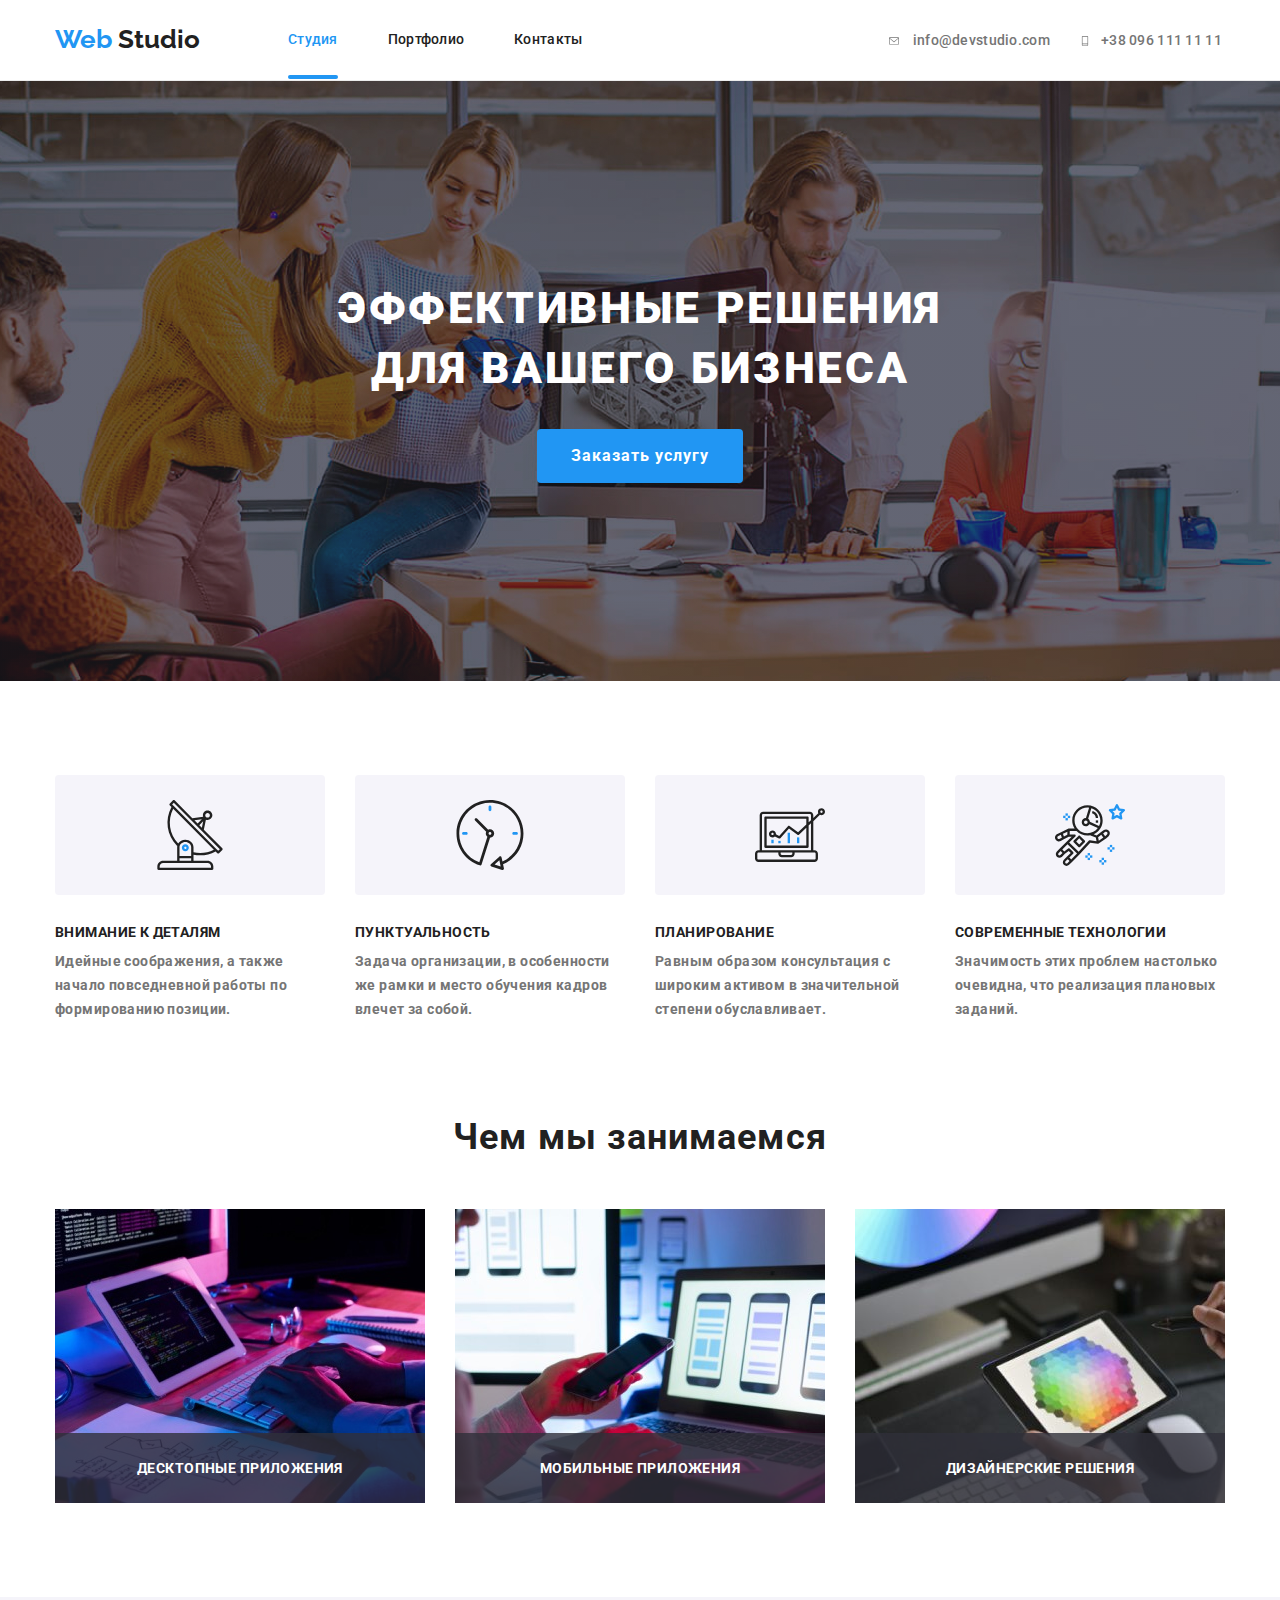
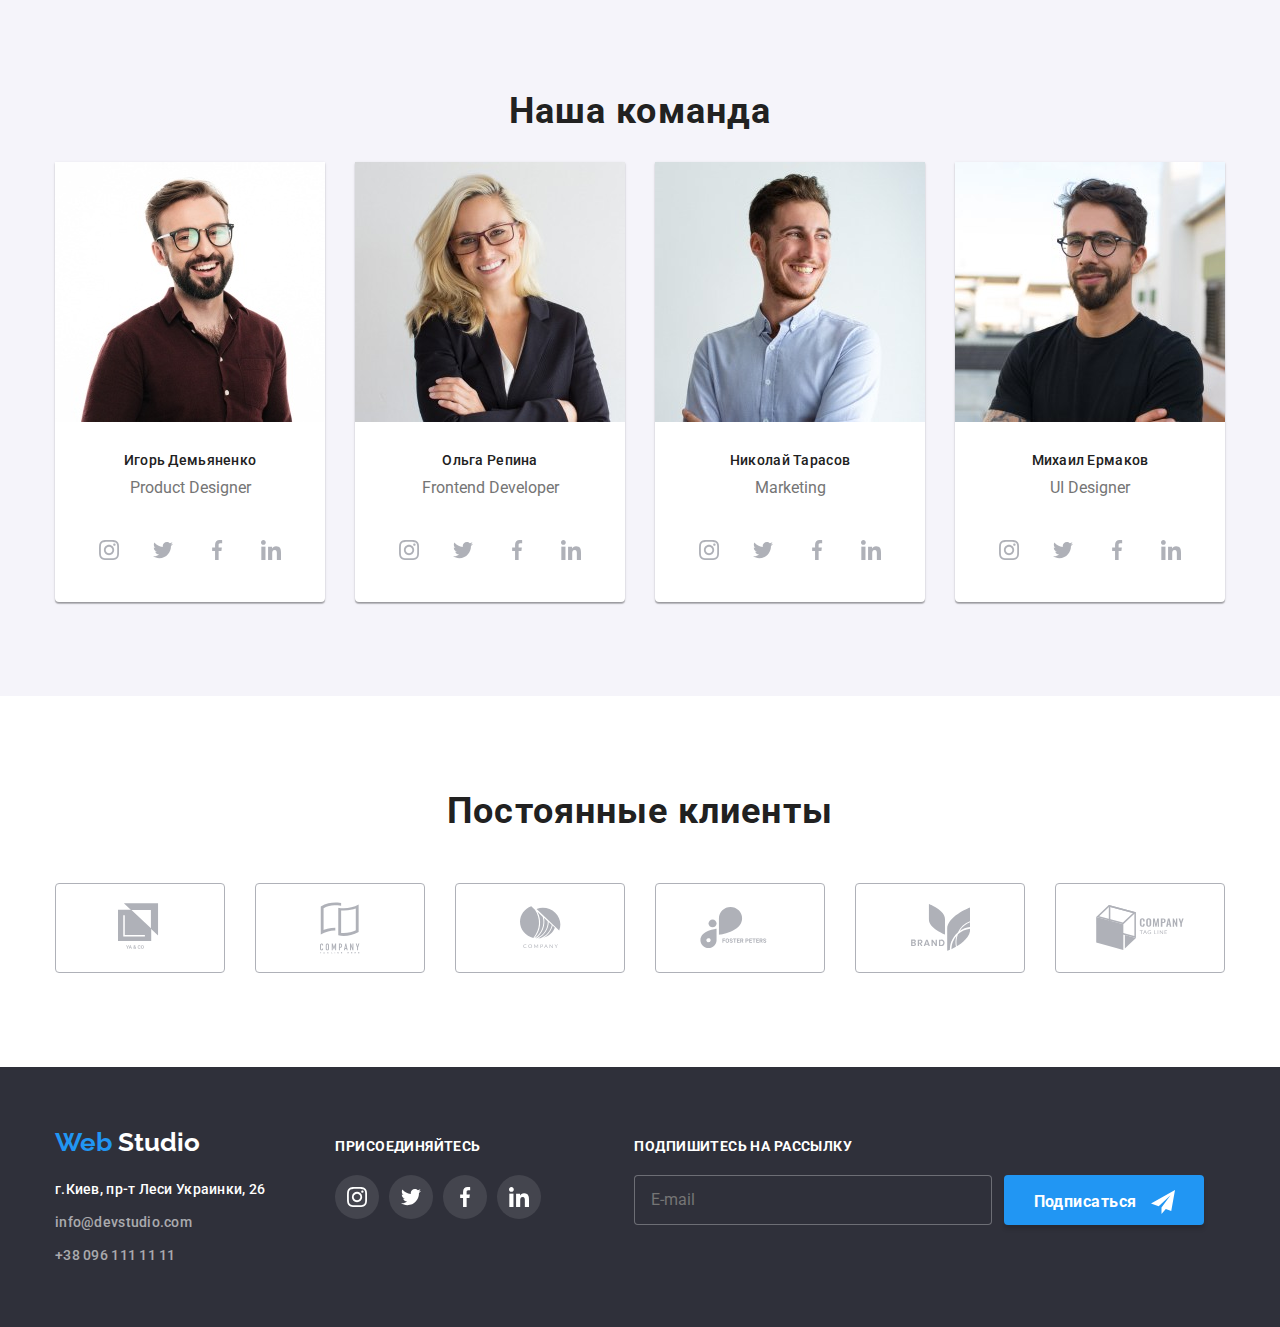
<file: index.html>
<!DOCTYPE html>
<html lang="en">
	<head>
		<meta charset="UTF-8" />
		<meta name="viewport" content="width=device-width, initial-scale=1.0" />
		<title>Document</title>
		<link
			href="https://fonts.googleapis.com/css2?family=Raleway:wght@700&family=Roboto:wght@400;500;700;900&display=swap"
			rel="stylesheet"
		/>
		<link rel="stylesheet" href="./css/main.css" />
	</head>
	<body>
		<!--header-->
		<header class="page-head">
			<div class="container">
				<a class="logo" href="">
					<span class="logo__title">Web</span>
					Studio
				</a>
				<button
					type="button"
					class="menu__btn is-open"
					aria-expanded="false"
					aria-controls="menu-container"
					data-menu-button
				>
					<svg class="menu__btn-icons">
						<use class="icon-menu" href="./images/symbol-defs.svg#svg-menu_24px"></use>
						<use class="icon-cross" href="./images/symbol-defs.svg#svg-close"></use>
					</svg>
				</button>
				<div class="menu__container" id="menu-container" data-menu>
					<nav class="site-nav">
						<ul class="menu">
							<li class="menu__item"><a href="./index.html" class="menu__link current">Студия</a></li>
							<li class="menu__item"><a href="./portfolio.html" class="menu__link">Портфолио</a></li>
							<li class="menu__item"><a href="" class="menu__link">Контакты</a></li>
						</ul>
					</nav>

					<ul class="contacts">
						<li class="contacts__item">
							<a href="mailto:info@devstudio.com" class="contacts__link">
								<svg class="contacts__mail-icon">
									<use href="./images/symbol-defs.svg#svg-envelope"></use>
								</svg>
								<span>info@devstudio.com</span>
							</a>
						</li>
						<li class="contacts__item">
							<a href="tel:+380961111111" class="contacts__link">
								<svg class="contacts__phone-icon">
									<use href="./images/symbol-defs.svg#svg-Vector"></use>
								</svg>
								<span>+38 096 111 11 11</span>
							</a>
						</li>
					</ul>
				</div>
			</div>
		</header>
		<!-- Hero-->
		<main>
			<section class="hero container">
				<h1 class="hero__title">
					Эффективные решения
					<br />
					для вашего бизнеса
				</h1>
				<button class="hero__button-link" data-modal-open>Заказать услугу</button>
			</section>

			<!-- <h2>Характерные черты компании</h2>-->
			<section class="features">
				<div class="container">
					<ul class="features__list">
						<li class="features__item">
							<h3 class="features__title">Внимание к деталям</h3>
							<p class="features__content">
								Идейные соображения, а также начало повседневной работы по формированию позиции.
							</p>
						</li>
						<li class="features__item">
							<h3 class="features__title">Пунктуальность</h3>
							<p class="features__content">
								Задача организации, в особенности же рамки и место обучения кадров влечет за собой.
							</p>
						</li>
						<li class="features__item">
							<h3 class="features__title">Планирование</h3>
							<p class="features__content">
								Равным образом консультация с широким активом в значительной степени обуславливает.
							</p>
						</li>
						<li class="features__item">
							<h3 class="features__title">Современные технологии</h3>
							<p class="features__content">
								Значимость этих проблем настолько очевидна, что реализация плановых заданий.
							</p>
						</li>
					</ul>
				</div>
			</section>

			<section class="work">
				<div class="container">
					<h2 class="work__title">Чем мы занимаемся</h2>
					<ul class="work__card">
						<li class="work__img thumb">
							<picture>
								<source
									srcset="./images/desktop/img@1x.jpg 1x, ./images/desktop/img@2x.jpg 2x"
									type="image/webp"
									media="(min-width: 1200px)"
								/>
								<img src="./images/desktop/img@1x.jpg" alt="Десктопные приложения" width="370" />
							</picture>
							<div class="img-title">
								<p>Десктопные приложения</p>
							</div>
						</li>
						<li class="work__img thumb">
							<picture>
								<source
									srcset="./images/desktop/mobile.jpg 1x, ./images/desktop/mobile@2x.jpg 2x"
									type="image/webp"
									media="(min-width: 1200px)"
								/>
								<img src="./images/desktop/mobile.jpg" alt="мобильные приложения" width="370" />
							</picture>

							<div class="img-title"><p>Мобильные приложения</p></div>
						</li>
						<li class="work__img thumb">
							<picture>
								<source
									srcset="./images/desktop/design.jpg 1x, ./images/desktop/design@2x.jpg 2x"
									type="image/webp"
									media="(min-width: 1200px)"
								/>
								<img src="./images/desktop/design.jpg" alt="дизайнерские решения" width="370" />
							</picture>

							<div class="img-title"><p>Дизайнерские решения</p></div>
						</li>
					</ul>
				</div>
			</section>

			<section class="team">
				<div class="container">
					<h2 class="team__list-title">Наша команда</h2>
					<ul class="team__list">
						<li class="team__card">
							<picture>
								<source
									srcset="./images/desktop/igor.jpg 1x, ./images/desktop/igor@2x.jpg 2x"
									type="image/webp"
									media="(min-width: 1200px)"
								/>
								<source
									srcset="./images/tablet/igor.jpg 1x, ./images/tablet/igor@2x.jpg 2x"
									type="image/webp"
									media="(min-width: 768px)"
								/>
								<source
									srcset="./images/mobile/igor.jpg 1x, ./images/mobile/igor@2x.jpg 2x"
									type="image/webp"
									media="(max-width: 767px)"
								/>
								<img src="./images/desktop/igor.jpg" alt="Игорь Демьяненко" />
							</picture>
							<h3 class="team__name">Игорь Демьяненко</h3>
							<p class="team__profession">Product Designer</p>
							<ul class="team__social-icon-list">
								<li class="team__social-icon-item">
									<a href="https://www.instagram.com/" class="team__social-link">
										<svg class="team__social-icon">
											<use href="./images/symbol-defs.svg#svg-instagram-2"></use>
										</svg>
									</a>
								</li>
								<li class="team__social-icon-item">
									<a href="https://twitter.com/" class="team__social-link">
										<svg class="team__social-icon">
											<use href="./images/symbol-defs.svg#svg-twitter-1"></use>
										</svg>
									</a>
								</li>
								<li class="team__social-icon-item">
									<a href="https://www.facebook.com/" class="team__social-link">
										<svg class="team__social-icon">
											<use href="./images/symbol-defs.svg#svg-facebook-1"></use>
										</svg>
									</a>
								</li>
								<li class="team__social-icon-item">
									<a href="https://www.linkedin.com/" class="team__social-link">
										<svg class="team__social-icon">
											<use href="./images/symbol-defs.svg#svg-linkedin-1"></use>
										</svg>
									</a>
								</li>
							</ul>
						</li>
						<li class="team__card">
							<picture>
								<source
									srcset="./images/desktop/olga.jpg 1x, ./images/desktop/olga@2x.jpg 2x"
									type="image/webp"
									media="(min-width: 1200px)"
								/>
								<source
									srcset="./images/tablet/olga.jpg 1x, ./images/tablet/olga@2x.jpg 2x"
									type="image/webp"
									media="(min-width: 768px)"
								/>
								<source
									srcset="./images/mobile/olga.jpg 1x, ./images/mobile/olga@2x.jpg 2x"
									type="image/webp"
									media="(max-width: 767px)"
								/>

								<img src="./images/desktop/olga.jpg" alt="Ольга Репина" />
							</picture>

							<h3 class="team__name">Ольга Репина</h3>
							<p class="team__profession">Frontend Developer</p>
							<ul class="team__social-icon-list">
								<li class="team__social-icon-item">
									<a href="https://www.instagram.com/" class="team__social-link">
										<svg class="team__social-icon">
											<use href="./images/symbol-defs.svg#svg-instagram-2"></use>
										</svg>
									</a>
								</li>
								<li class="team__social-icon-item">
									<a href="https://twitter.com/" class="team__social-link">
										<svg class="team__social-icon">
											<use href="./images/symbol-defs.svg#svg-twitter-1"></use>
										</svg>
									</a>
								</li>
								<li class="team__social-icon-item">
									<a href="https://www.facebook.com/" class="team__social-link">
										<svg class="team__social-icon">
											<use href="./images/symbol-defs.svg#svg-facebook-1"></use>
										</svg>
									</a>
								</li>
								<li class="team__social-icon-item">
									<a href="https://www.linkedin.com/" class="team__social-link">
										<svg class="team__social-icon">
											<use href="./images/symbol-defs.svg#svg-linkedin-1"></use>
										</svg>
									</a>
								</li>
							</ul>
						</li>
						<li class="team__card">
							<picture>
								<source
									srcset="./images/desktop/nikolay.jpg 1x, ./images/desktop/nikolay@2x.jpg 2x"
									type="image/webp"
									media="(min-width: 1200px)"
								/>
								<source
									srcset="./images/tablet/nikolay.jpg 1x, ./images/tablet/nikolay@2x.jpg 2x"
									type="image/webp"
									media="(min-width: 768px)"
								/>
								<source
									srcset="./images/mobile/nikolay.jpg 1x, ./images/mobile/nikolay@2x.jpg 2x"
									type="image/webp"
									media="(max-width: 767px)"
								/>
								<img src="./images/desktop/nikolay.jpg" alt="Николай Тарасов" />
							</picture>

							<h3 class="team__name">Николай Тарасов</h3>
							<p class="team__profession">Marketing</p>
							<ul class="team__social-icon-list">
								<li class="team__social-icon-item">
									<a href="https://www.instagram.com/" class="team__social-link">
										<svg class="team__social-icon">
											<use href="./images/symbol-defs.svg#svg-instagram-2"></use>
										</svg>
									</a>
								</li>
								<li class="team__social-icon-item">
									<a href="https://twitter.com/" class="team__social-link">
										<svg class="team__social-icon">
											<use href="./images/symbol-defs.svg#svg-twitter-1"></use>
										</svg>
									</a>
								</li>
								<li class="team__social-icon-item">
									<a href="https://www.facebook.com/" class="team__social-link">
										<svg class="team__social-icon">
											<use href="./images/symbol-defs.svg#svg-facebook-1"></use>
										</svg>
									</a>
								</li>
								<li class="team__social-icon-item">
									<a href="https://www.linkedin.com/" class="team__social-link">
										<svg class="team__social-icon">
											<use href="./images/symbol-defs.svg#svg-linkedin-1"></use>
										</svg>
									</a>
								</li>
							</ul>
						</li>
						<li class="team__card">
							<picture>
								<source
									srcset="./images/desktop/mikhail.jpg 1x, ./images/desktop/mikhail@2x.jpg 2x"
									type="image/webp"
									media="(min-width: 1200px)"
								/>
								<source
									srcset="./images/tablet/mikhail.jpg 1x, ./images/tablet/mikhail@2x.jpg 2x"
									type="image/webp"
									media="(min-width: 768px)"
								/>
								<source
									srcset="./images/mobile/mikhail.jpg 1x, ./images/mobile/mikhail@2x.jpg 2x"
									type="image/webp"
									media="(max-width: 767px)"
								/>
								<img src="./images/desktop/mikhail.jpg" alt="Михаил Ермаков" />
							</picture>
							<h3 class="team__name">Михаил Ермаков</h3>
							<p class="team__profession">UI Designer</p>
							<ul class="team__social-icon-list">
								<li class="team__social-icon-item">
									<a href="https://www.instagram.com/" class="team__social-link">
										<svg class="team__social-icon">
											<use href="./images/symbol-defs.svg#svg-instagram-2"></use>
										</svg>
									</a>
								</li>
								<li class="team__social-icon-item">
									<a href="https://twitter.com/" class="team__social-link">
										<svg class="team__social-icon">
											<use href="./images/symbol-defs.svg#svg-twitter-1"></use>
										</svg>
									</a>
								</li>
								<li class="team__social-icon-item">
									<a href="https://www.facebook.com/" class="team__social-link">
										<svg class="team__social-icon">
											<use href="./images/symbol-defs.svg#svg-facebook-1"></use>
										</svg>
									</a>
								</li>
								<li class="team__social-icon-item">
									<a href="https://www.linkedin.com/" class="team__social-link">
										<svg class="team__social-icon">
											<use href="./images/symbol-defs.svg#svg-linkedin-1"></use>
										</svg>
									</a>
								</li>
							</ul>
						</li>
					</ul>
				</div>
			</section>

			<section class="users">
				<div class="container">
					<h2 class="users__title">Постоянные клиенты</h2>
					<ul class="users__list">
						<li class="users__card">
							<a class="users__link" href="">
								<svg class="users__icon" width="44.27" height="49.23">
									<use href="./images/symbol-defs.svg#svg-logo-1"></use>
								</svg>
							</a>
						</li>
						<li class="users__card">
							<a class="users__link" href="">
								<svg class="users__icon" width="40" height="52">
									<use href="./images/symbol-defs.svg#svg-logo-2"></use>
								</svg>
							</a>
						</li>
						<li class="users__card">
							<a class="users__link" href="">
								<svg class="users__icon" width="41" height="42.6">
									<use href="./images/symbol-defs.svg#svg-logo-3"></use>
								</svg>
							</a>
						</li>
						<li class="users__card">
							<a class="users__link" href="">
								<svg class="users__icon" width="79.66" height="42.02">
									<use href="./images/symbol-defs.svg#svg-logo-4"></use>
								</svg>
							</a>
						</li>
						<li class="users__card">
							<a class="users__link" href="">
								<svg class="users__icon" width="59" height="47">
									<use href="./images/symbol-defs.svg#svg-logo-5"></use>
								</svg>
							</a>
						</li>
						<li class="users__card">
							<a class="users__link" href="">
								<svg class="users__icon" width="88.48" height="45.44">
									<use href="./images/symbol-defs.svg#svg-logo-6"></use>
								</svg>
							</a>
						</li>
					</ul>
				</div>
			</section>
		</main>
		<footer class="footer">
			<div class="container flexbox">
				<div class="tablet">
					<div class="footer__contact">
						<a class="footer__logo" href="">
							<span class="footer__logo-title">Web</span>
							<span class="footer__logo">Studio</span>
						</a>
						<address class="footer__address">
							г.Киев, пр-т Леси Украинки, 26

							<a href="mailto:info@devstudio.com" class="contact-link">
								<span class="contact-item">info@devstudio.com</span>
							</a>

							<a href="tel:+380961111111" class="contact-link"><span class="contact-item">+38 096 111 11 11</span></a>
						</address>
					</div>
					<div class="footer__social-contact">
						<p class="footer__text">Присоединяйтесь</p>
						<ul class="footer__social-icon-list">
							<li class="footer__social-icon-item">
								<a href="https://www.instagram.com/" class="link footer__social-link">
									<svg class="footer__social-icon">
										<use href="./images/symbol-defs.svg#svg-instagram-2"></use>
									</svg>
								</a>
							</li>
							<li class="footer__social-icon-item">
								<a href="https://twitter.com/" class="link footer__social-link">
									<svg class="footer__social-icon">
										<use href="./images/symbol-defs.svg#svg-twitter-1"></use>
									</svg>
								</a>
							</li>
							<li class="footer__social-icon-item">
								<a href="https://www.facebook.com/" class="link footer__social-link">
									<svg class="footer__social-icon">
										<use href="./images/symbol-defs.svg#svg-facebook-1"></use>
									</svg>
								</a>
							</li>
							<li class="footer__social-icon-item">
								<a href="https://www.linkedin.com/" class="link footer__social-link">
									<svg class="footer__social-icon">
										<use href="./images/symbol-defs.svg#svg-linkedin-1"></use>
									</svg>
								</a>
							</li>
						</ul>
					</div>
				</div>
				<div class="footer__sbr">
					<p class="footer__text">Подпишитесь на рассылку</p>
					<form class="footer__form" autocomplete="off">
						<label class="form__label" for="email"></label>
						<input type="email" class="footer__form-input" name="email" id="email" placeholder="E-mail" />
						<button type="submit" class="footer__btn">
							Подписаться
							<svg class="footer__bth-icon">
								<use href="./images/symbol-defs.svg#svg-icon-send"></use>
							</svg>
						</button>
					</form>
				</div>
			</div>
		</footer>
		<div class="backdrop is-hidden" data-modal>
			<div class="modal">
				<button class="btn-closed" data-modal-close>
					<svg class="close">
						<use href="./images/symbol-defs.svg#svg-close"></use>
					</svg>
				</button>
				<b class="form__title">Оставьте свои данные, мы вам перезвоним</b>
				<form class="form" autocomplete="off">
					<div class="form__field">
						<label class="form__label">Имя</label>
						<input type="text" class="form__input" name="name" />
						<svg class="form__input-icon" width="18" height="18">
							<use href="./images/symbol-defs.svg#svg-person-black-18dp-1"></use>
						</svg>
					</div>
					<div class="form__field">
						<label class="form__label" for="tel">Телефон</label>
						<input type="tel" class="form__input" name="tel" id="tel" />
						<svg class="form__input-icon" width="18" height="18">
							<use href="./images/symbol-defs.svg#svg-phone-black-18dp-1"></use>
						</svg>
					</div>
					<div class="form__field">
						<label class="form__label" for="mail">Почта</label>
						<input type="email" class="form__input" name="mail" id="mail" />
						<svg class="form__input-icon" width="18" height="18">
							<use href="./images/symbol-defs.svg#svg-email-black-18dp-1"></use>
						</svg>
					</div>
					<div class="form__field">
						<label class="form__label" for="comment">Комментарий</label>
						<textarea class="form__input comment" name="comment" id="comment" placeholder="Введите текст"></textarea>
					</div>
					<div class="form__checkbox">
						<label class="form__checkbox-lable">
							<span class="form__agreement">Соглашаюсь с рассылкой и принимаю</span>
							<a href="" class="form__agreement--link">Условия договора</a>

							<input class="form__visually-hidden" type="checkbox" name="checkbox" />
							<span class="form__checkbox-icon"></span>
						</label>
					</div>
					<button class="form__btn-submit" type="submit">Отправить</button>
				</form>
			</div>
		</div>
		<script src="./js/modal.js"></script>
		<script src="./js/mobile.js"></script>
	</body>
</html>
</file>
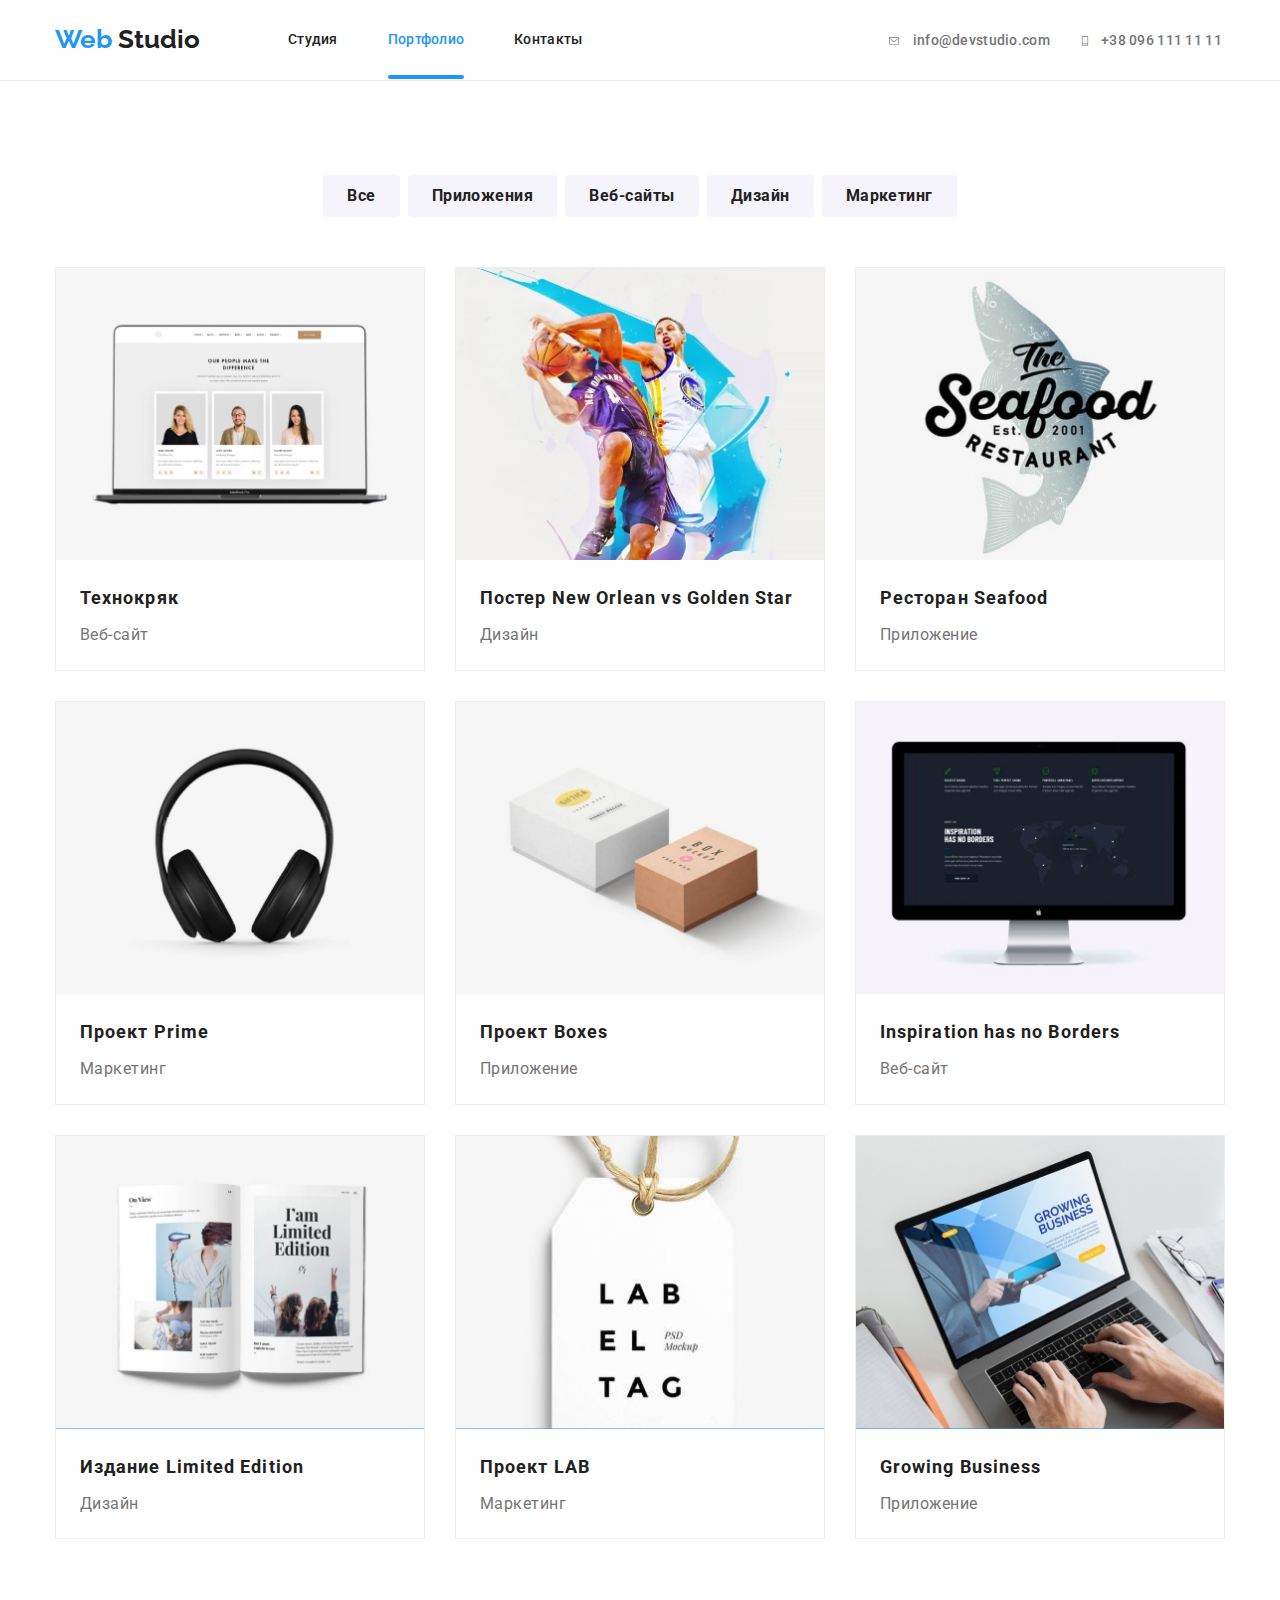
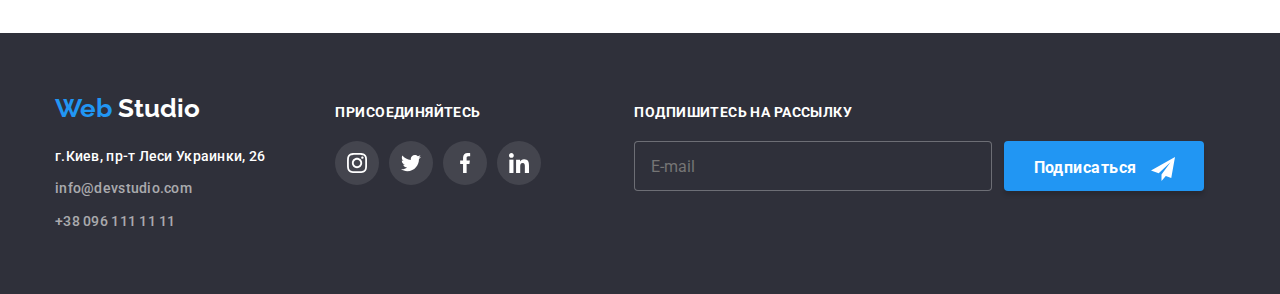
<file: portfolio.html>
<!DOCTYPE html>
<html lang="en">
	<head>
		<meta charset="UTF-8" />
		<meta name="viewport" content="width=device-width, initial-scale=1.0" />
		<title>Document</title>
		<link
			href="https://fonts.googleapis.com/css2?family=Raleway:wght@700&family=Roboto:wght@400;500;700;900&display=swap"
			rel="stylesheet"
		/>

		<link rel="stylesheet" href="./css/main.min.css" />
	</head>
	<body>
		<!--header-->
		<header class="page-head">
			<div class="container">
				<a class="logo" href="">
					<span class="logo__title">Web</span>
					Studio
				</a>
				<button
					type="button"
					class="menu__btn is-open"
					aria-expanded="false"
					aria-controls="menu-container"
					data-menu-button
				>
					<svg class="menu__btn-icons" aria-lable="переключатель мобильного меню">
						<use class="icon-cross" href="./images/symbol-defs.svg#svg-close"></use>
						<use class="icon-menu" href="./images/symbol-defs.svg#svg-menu_24px"></use>
					</svg>
				</button>
				<div class="menu__container" id="menu-container" data-menu>
					<nav class="site-nav">
						<ul class="menu">
							<li class="menu__item"><a href="./index.html" class="menu__link">Студия</a></li>
							<li class="menu__item"><a href="./portfolio.html" class="menu__link current">Портфолио</a></li>
							<li class="menu__item"><a href="" class="menu__link">Контакты</a></li>
						</ul>
					</nav>
					<ul class="contacts">
						<li class="contacts__item">
							<a href="mailto:info@devstudio.com" class="contacts__link">
								<svg class="contacts__mail-icon">
									<use href="./images/symbol-defs.svg#svg-envelope"></use>
								</svg>
								<span>info@devstudio.com</span>
							</a>
						</li>
						<li class="contacts__item">
							<a href="tel:+380961111111" class="contacts__link">
								<svg class="contacts__phone-icon">
									<use href="./images/symbol-defs.svg#svg-Vector"></use>
								</svg>
								<span>+38 096 111 11 11</span>
							</a>
						</li>
					</ul>
				</div>
			</div>
		</header>

		<!--Projects-->
		<main>
			<!--<h1>Portfoloi</h1>-->
			<section class="project">
				<div class="container">
					<ul class="filters">
						<li class="filter__list">
							<button type="button" class="filter__button">Все</button>
						</li>
						<li class="filter__list"><button type="button" class="filter__button">Приложения</button></li>
						<li class="filter__list"><button type="button" class="filter__button">Веб-сайты</button></li>
						<li class="filter__list"><button type="button" class="filter__button">Дизайн</button></li>
						<li class="filter__list"><button type="button" class="filter__button">Маркетинг</button></li>
					</ul>
					<ul class="project__list">
						<li class="project__card">
							<a class="project__card-link" href="">
								<div class="box">
									<picture>
										<source
											srcset="./images/desktop/technokryak.jpg 1x, ./images/desktop/technokryak@2x.jpg 2x"
											type="image/webp"
											media="(min-width: 1200px)"
										/>
										<source
											srcset="./images/tablet/technokryak.jpg 1x, ./images/tablet/technokryak@2x.jpg 2x"
											type="image/webp"
											media="(min-width: 768px)"
										/>
										<source
											srcset="./images/mobile/technokryak.jpg 1x, ./images/mobile/technokryak@2x.jpg 2x"
											type="image/webp"
											media="(max-width: 767px)"
										/>
										<img src="./images/desktop/technokryak.jpg" alt="technokryak" />
									</picture>

									<div class="overlay">
										<p>
											Технокряк это современная площадка распространения коронавируса. Компании используют эту платформу
											для цифрового шпионажа и атак на защищённые сервера конкурентов.
										</p>
									</div>
								</div>
								<div class="project__card-text">
									<h2 class="project__title">Технокряк</h2>
									<p class="project__type">Веб-сайт</p>
								</div>
							</a>
						</li>
						<li class="project__card">
							<a class="project__card-link" href="">
								<div class="box">
									<picture>
										<source
											srcset="./images/desktop/goldenstar.jpg 1x, ./images/desktop/goldenstar@2x.jpg 2x"
											type="image/webp"
											media="(min-width: 1200px)"
										/>
										<source
											srcset="./images/tablet/goldenstar.jpg 1x, ./images/tablet/goldenstar@2x.jpg 2x"
											type="image/webp"
											media="(min-width: 768px)"
										/>

										<source
											srcset="./images/mobile/goldenstar.jpg 1x, ./images/mobile/goldenstar@2x.jpg 2x"
											type="image/webp"
											media="(max-width: 767px)"
										/>

										<img src="./images/desktop/goldenstar.jpg" alt="goldenstar" />
									</picture>
									<div class="overlay">
										<p>
											Технокряк это современная площадка распространения коронавируса. Компании используют эту платформу
											для цифрового шпионажа и атак на защищённые сервера конкурентов.
										</p>
									</div>
								</div>
								<div class="project__card-text">
									<h2 class="project__title">Постер New Orlean vs Golden Star</h2>
									<p class="project__type">Дизайн</p>
								</div>
							</a>
						</li>
						<li class="project__card">
							<a class="project__card-link" href="">
								<div class="box">
									<picture>
										<source
											srcset="./images/desktop/seafood.jpg 1x, ./images/desktop/seafood@2x.jpg 2x"
											type="image/webp"
											media="(min-width: 1200px)"
										/>
										<source
											srcset="./images/tablet/seafood.jpg 1x, ./images/tablet/seafood@2x.jpg 2x"
											type="image/webp"
											media="(min-width: 768px)"
										/>
										<source
											srcset="./images/mobile/seafood.jpg 1x, ./images/mobile/seafood@2x.jpg 2x"
											type="image/webp"
											media="(max-width: 767px)"
										/>
										<img src="./images/desktop/seafood.jpg" alt="seafood" />
									</picture>
									<div class="overlay">
										<p>
											Технокряк это современная площадка распространения коронавируса. Компании используют эту платформу
											для цифрового шпионажа и атак на защищённые сервера конкурентов.
										</p>
									</div>
								</div>
								<div class="project__card-text">
									<h2 class="project__title">Ресторан Seafood</h2>
									<p class="project__type">Приложение</p>
								</div>
							</a>
						</li>
						<li class="project__card">
							<a class="project__card-link" href="">
								<div class="box">
									<picture>
										<source
											srcset="./images/desktop/prime.jpg 1x, ./images/desktop/prime@2x.jpg 2x"
											type="image/webp"
											media="(min-width: 1200px)"
										/>
										<source
											srcset="./images/tablet/prime.jpg 1x, ./images/tablet/prime@2x.jpg 2x"
											type="image/webp"
											media="(min-width: 768px)"
										/>
										<source
											srcset="./images/mobile/prime.jpg 1x, ./images/mobile/prime@2x.jpg 2x"
											type="image/webp"
											media="(max-width: 767px)"
										/>
										<img src="./images/desktop/prime.jpg" alt="prime" />
									</picture>
									<div class="overlay">
										<p>
											Технокряк это современная площадка распространения коронавируса. Компании используют эту платформу
											для цифрового шпионажа и атак на защищённые сервера конкурентов.
										</p>
									</div>
								</div>
								<div class="project__card-text">
									<h2 class="project__title">Проект Prime</h2>
									<p class="project__type">Маркетинг</p>
								</div>
							</a>
						</li>
						<li class="project__card">
							<a class="project__card-link" href="">
								<div class="box">
									<picture>
										<source
											srcset="./images/desktop/boxes.jpg 1x, ./images/desktop/boxes@2x.jpg 2x"
											type="image/webp"
											media="(min-width: 1200px)"
										/>
										<source
											srcset="./images/tablet/boxes.jpg 1x, ./images/tablet/boxes@2x.jpg 2x"
											type="image/webp"
											media="(min-width: 768px)"
										/>
										<source
											srcset="./images/mobile/boxes.jpg 1x, ./images/mobile/boxes@2x.jpg 2x"
											type="image/webp"
											media="(max-width: 767px)"
										/>
										<img src="./images/desktop/boxes.jpg" alt="boxes" />
									</picture>
									<div class="overlay">
										<p>
											Технокряк это современная площадка распространения коронавируса. Компании используют эту платформу
											для цифрового шпионажа и атак на защищённые сервера конкурентов.
										</p>
									</div>
								</div>
								<div class="project__card-text">
									<h2 class="project__title">Проект Boxes</h2>
									<p class="project__type">Приложение</p>
								</div>
							</a>
						</li>
						<li class="project__card">
							<a class="project__card-link" href="">
								<div class="box">
									<picture>
										<source
											srcset="./images/desktop/borders.jpg 1x, ./images/desktop/borders@2x.jpg 2x"
											type="image/webp"
											media="(min-width: 1200px)"
										/>
										<source
											srcset="./images/tablet/borders.jpg 1x, ./images/tablet/borders@2x.jpg 2x"
											type="image/webp"
											media="(min-width: 768px)"
										/>
										<source
											srcset="./images/mobile/borders.jpg 1x, ./images/mobile/borders@2x.jpg 2x"
											type="image/webp"
											media="(max-width: 767px)"
										/>
										<img src="./images/desktop/borders.jpg" alt="borders" />
									</picture>
									<div class="overlay">
										<p>
											Технокряк это современная площадка распространения коронавируса. Компании используют эту платформу
											для цифрового шпионажа и атак на защищённые сервера конкурентов.
										</p>
									</div>
								</div>
								<div class="project__card-text">
									<h2 class="project__title">Inspiration has no Borders</h2>
									<p class="project__type">Веб-сайт</p>
								</div>
							</a>
						</li>
						<li class="project__card">
							<a class="project__card-link" href="">
								<div class="box">
									<picture>
										<source
											srcset="./images/desktop/limited.jpg 1x, ./images/desktop/limited@2x.jpg 2x"
											type="image/webp"
											media="(min-width: 1200px)"
										/>
										<source
											srcset="./images/tablet/limited.jpg 1x, ./images/tablet/limited@2x.jpg 2x"
											type="image/webp"
											media="(min-width: 768px)"
										/>
										<source
											srcset="./images/mobile/limited.jpg 1x, ./images/mobile/limited@2x.jpg 2x"
											type="image/webp"
											media="(max-width: 767px)"
										/>
										<img src="./images/desktop/limited.jpg" alt="limited" />
									</picture>
									<div class="overlay">
										<p>
											Технокряк это современная площадка распространения коронавируса. Компании используют эту платформу
											для цифрового шпионажа и атак на защищённые сервера конкурентов.
										</p>
									</div>
								</div>
								<div class="project__card-text">
									<h2 class="project__title">Издание Limited Edition</h2>
									<p class="project__type">Дизайн</p>
								</div>
							</a>
						</li>

						<li class="project__card">
							<a class="project__card-link" href="">
								<div class="box">
									<picture>
										<source
											srcset="./images/desktop/lab.jpg 1x, ./images/desktop/lab@2x.jpg 2x"
											type="image/webp"
											media="(min-width: 1200px)"
										/>

										<source
											srcset="./images/tablet/lab.jpg 1x, ./images/tablet/lab@2x.jpg 2x"
											type="image/webp"
											media="(min-width: 768px)"
										/>
										<source
											srcset="./images/mobile/lab.jpg 1x, ./images/mobile/lab@2x.jpg 2x"
											type="image/webp"
											media="(max-width: 767px)"
										/>
										<img src="./images/desktop/lab.jpg" alt="lab" />
									</picture>
									<div class="overlay">
										<p>
											Технокряк это современная площадка распространения коронавируса. Компании используют эту платформу
											для цифрового шпионажа и атак на защищённые сервера конкурентов.
										</p>
									</div>
								</div>
								<div class="project__card-text">
									<h2 class="project__title">Проект LAB</h2>
									<p class="project__type">Маркетинг</p>
								</div>
							</a>
						</li>
						<li class="project__card">
							<a class="project__card-link" href="">
								<div class="box">
									<picture>
										<source
											srcset="./images/desktop/growing.jpg 1x, ./images/desktop/growing@2x.jpg 2x"
											type="image/webp"
											media="(min-width: 1200px)"
										/>
										<source
											srcset="./images/tablet/growing.jpg 1x, ./images/tablet/growing@2x.jpg 2x"
											type="image/webp"
											media="(min-width: 768px)"
										/>

										<source
											srcset="./images/mobile/growing.jpg 1x, ./images/mobile/growing@2x.jpg 2x"
											type="image/webp"
											media="(max-width: 767px)"
										/>
										<img src="./images/desktop/growing.jpg" alt="growing" />
									</picture>
									<div class="overlay">
										<p>
											Технокряк это современная площадка распространения коронавируса. Компании используют эту платформу
											для цифрового шпионажа и атак на защищённые сервера конкурентов.
										</p>
									</div>
								</div>
								<div class="project__card-text">
									<h2 class="project__title">Growing Business</h2>
									<p class="project__type">Приложение</p>
								</div>
							</a>
						</li>
					</ul>
				</div>
			</section>
		</main>
		<footer class="footer">
			<div class="container flexbox">
				<div class="tablet">
					<div class="footer__contact">
						<a class="footer__logo" href="">
							<span class="footer__logo-title">Web</span>
							<span class="footer__logo">Studio</span>
						</a>
						<address class="footer__address">
							г.Киев, пр-т Леси Украинки, 26

							<a href="mailto:info@devstudio.com" class="contact-link">
								<span class="contact-item">info@devstudio.com</span>
							</a>

							<a href="tel:+380961111111" class="contact-link"><span class="contact-item">+38 096 111 11 11</span></a>
						</address>
					</div>
					<div class="footer__social-contact">
						<p class="footer__text">Присоединяйтесь</p>
						<ul class="footer__social-icon-list">
							<li class="footer__social-icon-item">
								<a href="https://www.instagram.com/" class="link footer__social-link">
									<svg class="footer__social-icon">
										<use href="./images/symbol-defs.svg#svg-instagram-2"></use>
									</svg>
								</a>
							</li>
							<li class="footer__social-icon-item">
								<a href="https://twitter.com/" class="link footer__social-link">
									<svg class="footer__social-icon">
										<use href="./images/symbol-defs.svg#svg-twitter-1"></use>
									</svg>
								</a>
							</li>
							<li class="footer__social-icon-item">
								<a href="https://www.facebook.com/" class="link footer__social-link">
									<svg class="footer__social-icon">
										<use href="./images/symbol-defs.svg#svg-facebook-1"></use>
									</svg>
								</a>
							</li>
							<li class="footer__social-icon-item">
								<a href="https://www.linkedin.com/" class="link footer__social-link">
									<svg class="footer__social-icon">
										<use href="./images/symbol-defs.svg#svg-linkedin-1"></use>
									</svg>
								</a>
							</li>
						</ul>
					</div>
				</div>
				<div class="footer__sbr">
					<p class="footer__text">Подпишитесь на рассылку</p>
					<form class="footer__form" autocomplete="off">
						<label class="form__label" for="email"></label>
						<input type="email" class="footer__form-input" name="email" id="email" placeholder="E-mail" />
						<button type="submit" class="footer__btn">
							Подписаться
							<svg class="footer__bth-icon">
								<use href="./images/symbol-defs.svg#svg-icon-send"></use>
							</svg>
						</button>
					</form>
				</div>
			</div>
		</footer>
		<script src="./js/modal.js"></script>
		<script src="./js/mobile.js"></script>
	</body>
</html>
</file>
<file: css/main.css>
/*! modern-normalize v1.0.0 | MIT License | https://github.com/sindresorhus/modern-normalize */
/*
Document
========
*/
/**
Use a better box model (opinionated).
*/
*,
*::before,
*::after {
  -webkit-box-sizing: border-box;
          box-sizing: border-box;
}

/**
Use a more readable tab size (opinionated).
*/
:root {
  -moz-tab-size: 4;
  -o-tab-size: 4;
     tab-size: 4;
}

/**
1. Correct the line height in all browsers.
2. Prevent adjustments of font size after orientation changes in iOS.
*/
html {
  line-height: 1.15;
  /* 1 */
  -webkit-text-size-adjust: 100%;
  /* 2 */
}

/*
Sections
========
*/
/**
Remove the margin in all browsers.
*/
body {
  margin: 0;
}

/**
Improve consistency of default fonts in all browsers. (https://github.com/sindresorhus/modern-normalize/issues/3)
*/
body {
  font-family: system-ui, -apple-system, "Segoe UI", Roboto, Helvetica, Arial, sans-serif, "Apple Color Emoji", "Segoe UI Emoji";
}

/*
Grouping content
================
*/
/**
1. Add the correct height in Firefox.
2. Correct the inheritance of border color in Firefox. (https://bugzilla.mozilla.org/show_bug.cgi?id=190655)
*/
hr {
  height: 0;
  /* 1 */
  color: inherit;
  /* 2 */
}

/*
Text-level semantics
====================
*/
/**
Add the correct text decoration in Chrome, Edge, and Safari.
*/
abbr[title] {
  -webkit-text-decoration: underline dotted;
          text-decoration: underline dotted;
}

/**
Add the correct font weight in Edge and Safari.
*/
b,
strong {
  font-weight: bolder;
}

/**
1. Improve consistency of default fonts in all browsers. (https://github.com/sindresorhus/modern-normalize/issues/3)
2. Correct the odd 'em' font sizing in all browsers.
*/
code,
kbd,
samp,
pre {
  font-family: ui-monospace, SFMono-Regular, Consolas, 'Liberation Mono', Menlo, monospace;
  /* 1 */
  font-size: 1em;
  /* 2 */
}

/**
Add the correct font size in all browsers.
*/
small {
  font-size: 80%;
}

/**
Prevent 'sub' and 'sup' elements from affecting the line height in all browsers.
*/
sub,
sup {
  font-size: 75%;
  line-height: 0;
  position: relative;
  vertical-align: baseline;
}

sub {
  bottom: -0.25em;
}

sup {
  top: -0.5em;
}

/*
Tabular data
============
*/
/**
1. Remove text indentation from table contents in Chrome and Safari. (https://bugs.chromium.org/p/chromium/issues/detail?id=999088, https://bugs.webkit.org/show_bug.cgi?id=201297)
2. Correct table border color inheritance in all Chrome and Safari. (https://bugs.chromium.org/p/chromium/issues/detail?id=935729, https://bugs.webkit.org/show_bug.cgi?id=195016)
*/
table {
  text-indent: 0;
  /* 1 */
  border-color: inherit;
  /* 2 */
}

/*
Forms
=====
*/
/**
1. Change the font styles in all browsers.
2. Remove the margin in Firefox and Safari.
*/
button,
input,
optgroup,
select,
textarea {
  font-family: inherit;
  /* 1 */
  font-size: 100%;
  /* 1 */
  line-height: 1.15;
  /* 1 */
  margin: 0;
  /* 2 */
}

/**
Remove the inheritance of text transform in Edge and Firefox.
1. Remove the inheritance of text transform in Firefox.
*/
button,
select {
  /* 1 */
  text-transform: none;
}

/**
Correct the inability to style clickable types in iOS and Safari.
*/
button,
[type='button'],
[type='reset'],
[type='submit'] {
  -webkit-appearance: button;
}

/**
Remove the inner border and padding in Firefox.
*/
::-moz-focus-inner {
  border-style: none;
  padding: 0;
}

/**
Restore the focus styles unset by the previous rule.
*/
:-moz-focusring {
  outline: 1px dotted ButtonText;
}

/**
Remove the additional ':invalid' styles in Firefox.
See: https://github.com/mozilla/gecko-dev/blob/2f9eacd9d3d995c937b4251a5557d95d494c9be1/layout/style/res/forms.css#L728-L737
*/
:-moz-ui-invalid {
  box-shadow: none;
}

/**
Remove the padding so developers are not caught out when they zero out 'fieldset' elements in all browsers.
*/
legend {
  padding: 0;
}

/**
Add the correct vertical alignment in Chrome and Firefox.
*/
progress {
  vertical-align: baseline;
}

/**
Correct the cursor style of increment and decrement buttons in Safari.
*/
::-webkit-inner-spin-button,
::-webkit-outer-spin-button {
  height: auto;
}

/**
1. Correct the odd appearance in Chrome and Safari.
2. Correct the outline style in Safari.
*/
[type='search'] {
  -webkit-appearance: textfield;
  /* 1 */
  outline-offset: -2px;
  /* 2 */
}

/**
Remove the inner padding in Chrome and Safari on macOS.
*/
::-webkit-search-decoration {
  -webkit-appearance: none;
}

/**
1. Correct the inability to style clickable types in iOS and Safari.
2. Change font properties to 'inherit' in Safari.
*/
::-webkit-file-upload-button {
  -webkit-appearance: button;
  /* 1 */
  font: inherit;
  /* 2 */
}

/*
Interactive
===========
*/
/*
Add the correct display in Chrome and Safari.
*/
summary {
  display: list-item;
}

.hero__button-link, .footer__btn, .filter__button, .form__btn-submit {
  border-color: transparent;
  border-radius: 4px;
}

.footer__btn, .filter__button, .form__btn-submit {
  font-family: Roboto, sans-serif;
  font-weight: 700;
  font-size: 16px;
  line-height: 1.6;
  letter-spacing: 0.03em;
  text-align: center;
}

.hero__button-link, .footer__btn, .form__btn-submit, .filter__list .filter__button:hover,
.filter__list .filter__button:focus {
  background: #2196f3;
  color: #ffffff;
}

/*hero*/
.hero__button-link {
  display: block;
  margin: 0 auto;
  padding: 10px 32px;
  font-weight: 700;
  line-height: 1.9;
  text-align: center;
  letter-spacing: 0.06em;
  -webkit-transition: 250ms cubic-bezier(0.4, 0, 0.2, 1);
  transition: 250ms cubic-bezier(0.4, 0, 0.2, 1);
}

/*footer*/
.footer__btn {
  content: "";
  width: 200px;
  height: 50px;
  margin: 0;
  padding-top: 10px;
  padding-bottom: 10px;
  line-height: 1.9;
  -webkit-box-shadow: 0px 4px 4px rgba(0, 0, 0, 0.15);
          box-shadow: 0px 4px 4px rgba(0, 0, 0, 0.15);
  -webkit-transition: 250ms cubic-bezier(0.4, 0, 0.2, 1);
  transition: 250ms cubic-bezier(0.4, 0, 0.2, 1);
}

@media screen and (max-width: 1199px) {
  .footer__btn {
    display: -webkit-box;
    display: -ms-flexbox;
    display: flex;
    -webkit-box-pack: center;
        -ms-flex-pack: center;
            justify-content: center;
    margin: 0 auto;
  }
}

@media (min-width: 1200px) {
  .footer__btn {
    position: absolute;
  }
}

.footer__bth-icon {
  width: 24px;
  height: 24px;
  vertical-align: middle;
  -webkit-box-align: center;
      -ms-flex-align: center;
          align-items: center;
  fill: #ffffff;
  background: #2196f3;
  margin-left: 10px;
}

/*portfolio*/
.filter__button {
  padding: 6px 22px;
  color: #212121;
  background-color: #f5f4fa;
  text-decoration: none;
  cursor: pointer;
  -webkit-transition: 250ms cubic-bezier(0.4, 0, 0.2, 1);
  transition: 250ms cubic-bezier(0.4, 0, 0.2, 1);
}

/*modal-form*/
.form__btn-submit {
  display: -webkit-box;
  display: -ms-flexbox;
  display: flex;
  -webkit-box-pack: center;
      -ms-flex-pack: center;
          justify-content: center;
  -webkit-box-align: center;
      -ms-flex-align: center;
          align-items: center;
  margin: 0 auto;
  width: 200px;
  height: 50px;
  padding: 10px 55px;
  -webkit-box-shadow: 0px 1px 3px rgba(0, 0, 0, 0.12), 0px 1px 1px rgba(0, 0, 0, 0.14), 0px 2px 1px rgba(0, 0, 0, 0.2);
          box-shadow: 0px 1px 3px rgba(0, 0, 0, 0.12), 0px 1px 1px rgba(0, 0, 0, 0.14), 0px 2px 1px rgba(0, 0, 0, 0.2);
  cursor: pointer;
  -webkit-transition: 250ms cubic-bezier(0.4, 0, 0.2, 1);
  transition: 250ms cubic-bezier(0.4, 0, 0.2, 1);
}

.menu__btn {
  margin: 0;
  padding: 0;
  position: absolute;
  content: "";
  top: 10px;
  right: 15px;
  width: 40px;
  height: 40px;
  padding: 10px;
}

@media screen and (max-width: 767px) {
  .menu__btn {
    display: -webkit-inline-box;
    display: -ms-inline-flexbox;
    display: inline-flex;
    background-color: transparent;
    border: none;
  }
  .menu__btn.is-open .icon-cross {
    display: none;
  }
  .menu__btn .icon-menu {
    display: none;
  }
  .menu__btn.is-open .icon-menu {
    display: block;
  }
}

.menu__btn:hover, .menu__btn:focus {
  fill: #2196f3;
}

@media (min-width: 768px) {
  .menu__btn {
    display: none;
  }
}

.menu__btn-icons {
  width: 20px;
  height: 20px;
}

html {
  -webkit-box-sizing: border-box;
          box-sizing: border-box;
}

*,
*::before *::after {
  -webkit-box-sizing: inherit;
          box-sizing: inherit;
}

body {
  font-family: Roboto, sans-serif;
  background: #ffffff;
  color: #757575;
  font-size: 16px;
  margin: 0 auto;
}

ul {
  list-style: none;
  margin: 0;
  padding: 0;
}

img {
  display: block;
  max-width: 100%;
  height: auto;
}

a {
  display: block;
  text-decoration: none;
  -webkit-transition: 250ms cubic-bezier(0.4, 0, 0.2, 1);
  transition: 250ms cubic-bezier(0.4, 0, 0.2, 1);
}

section {
  display: block;
}

.container {
  padding-left: 15px;
  padding-right: 15px;
  margin: 0 auto;
}

@media (min-width: 480px) {
  .container {
    width: 480px;
  }
}

@media (min-width: 768px) {
  .container {
    width: 768px;
  }
}

@media (min-width: 1200px) {
  .container {
    width: 1200px;
  }
}

.logo {
  font-family: Raleway;
  color: #212121;
  font-weight: 700;
  font-size: 24px;
  line-height: 1.2;
  text-decoration: none;
  padding-top: 16px;
  padding-bottom: 16px;
}

@media screen and (max-width: 767px) {
  .logo {
    margin: 0;
  }
}

@media (min-width: 768px) {
  .logo {
    font-size: 24px;
    margin-right: 88px;
    padding-top: 26px;
    padding-bottom: 26px;
  }
}

@media (min-width: 1200px) {
  .logo {
    font-size: 26px;
    padding-top: 24px;
    padding-bottom: 24px;
  }
}

.logo__title {
  color: #2196f3;
  font-family: Raleway;
  padding-top: 16px;
  padding-bottom: 16px;
}

@media (min-width: 768px) {
  .logo__title {
    padding-top: 26px;
    padding-bottom: 26px;
  }
}

@media (min-width: 1200px) {
  .logo__title {
    padding-top: 24px;
    padding-bottom: 24px;
  }
}

.page-head {
  border-bottom: 1px solid #ececec;
  position: relative;
  width: 100%;
}

.page-head .container {
  height: 60px;
  margin: 0 auto;
}

@media (min-width: 768px) {
  .page-head .container {
    height: 80px;
    display: -webkit-box;
    display: -ms-flexbox;
    display: flex;
    -webkit-box-align: center;
        -ms-flex-align: center;
            align-items: center;
  }
}

@media (min-width: 1200px) {
  .page-head {
    font-size: 26px;
  }
}

@media screen and (max-width: 767px) {
  .menu__container {
    display: none;
    position: absolute;
    top: 100%;
    left: 0;
    width: 100%;
    padding-bottom: 60px;
    padding-top: 60px;
    background-color: #ffffff;
    font-weight: 500;
    font-size: 18px;
    letter-spacing: 0.02em;
    z-index: 1;
  }
}

.menu__container.is-open {
  display: block;
  border-top: 1px solid #ececec;
}

@media (min-width: 768px) {
  .menu__container {
    height: 80px;
    font-size: 14px;
    display: -webkit-box;
    display: -ms-flexbox;
    display: flex;
    -webkit-box-align: center;
        -ms-flex-align: center;
            align-items: center;
  }
}

.site-nav {
  margin: 0 auto;
  font-weight: 500;
  font-size: 18px;
  line-height: 1.1;
}

@media (min-width: 768px) {
  .site-nav {
    margin: 0;
    margin-right: auto;
    -webkit-box-align: center;
        -ms-flex-align: center;
            align-items: center;
  }
}

@media (min-width: 768px) {
  .menu {
    display: -webkit-box;
    display: -ms-flexbox;
    display: flex;
    -webkit-box-align: center;
        -ms-flex-align: center;
            align-items: center;
  }
}

.menu__item {
  text-align: center;
  font-weight: 500;
  font-size: 14px;
  letter-spacing: 0.02em;
  position: relative;
  margin: 0 auto;
}

@media screen and (max-width: 767px) {
  .menu__item {
    font-size: 18px;
  }
  .menu__item:not(:last-child) {
    margin-bottom: 40px;
  }
  .menu__item:last-child {
    margin-bottom: 60px;
  }
}

@media (min-width: 768px) {
  .menu__item {
    margin: 0;
    padding: 0;
    padding-top: 32px;
    padding-bottom: 32px;
  }
  .menu__item:not(:last-child) {
    margin-bottom: 0;
    margin-right: 50px;
  }
}

.menu__link {
  margin: 0 auto;
  text-align: center;
  color: #212121;
}

.menu__link:hover, .menu__link:focus {
  color: #2196f3;
}

.menu__link.current {
  color: #2196f3;
}

.current {
  color: #2196f3;
  position: relative;
  display: inline;
  text-align: center;
}

.current::after {
  content: "";
  position: absolute;
  left: 0;
  bottom: -8px;
  width: 100%;
  height: 4px;
  background-color: #2196f3;
  border-radius: 2px;
}

@media (min-width: 768px) {
  .current::after {
    bottom: -32px;
  }
}

.contacts {
  display: block;
  margin: 0;
  text-align: center;
}

@media (min-width: 768px) {
  .contacts {
    display: -webkit-box;
    display: -ms-flexbox;
    display: flex;
    -webkit-box-orient: vertical;
    -webkit-box-direction: normal;
        -ms-flex-direction: column;
            flex-direction: column;
    text-align: left;
    -webkit-box-align: baseline;
        -ms-flex-align: baseline;
            align-items: baseline;
    margin-left: 83px;
  }
}

@media (min-width: 1200px) {
  .contacts {
    display: -webkit-box;
    display: -ms-flexbox;
    display: flex;
    -webkit-box-orient: horizontal;
    -webkit-box-direction: normal;
        -ms-flex-direction: row;
            flex-direction: row;
    margin-left: 305px;
  }
}

.contacts__item {
  font-weight: 500;
  letter-spacing: 0.02em;
  line-height: 1.2;
  color: #757575;
  margin: 0;
}

@media screen and (max-width: 767px) {
  .contacts__item {
    font-size: 18px;
  }
  .contacts__item:not(:last-child) {
    margin-bottom: 16px;
  }
}

@media (min-width: 768px) {
  .contacts__item {
    font-size: 12px;
  }
}

@media screen and (min-width: 768px) and (max-width: 1199px) {
  .contacts__item:not(:last-child) {
    margin-bottom: 10px;
  }
}

@media (min-width: 1200px) {
  .contacts__item {
    font-size: 14px;
    margin-bottom: 0;
  }
  .contacts__item:not(:last-child) {
    margin-right: 30px;
  }
}

.contacts__mail-icon {
  vertical-align: middle;
  -webkit-box-align: center;
      -ms-flex-align: center;
          align-items: center;
  fill: #757575;
  -webkit-transition: 250ms cubic-bezier(0.4, 0, 0.2, 1);
  transition: 250ms cubic-bezier(0.4, 0, 0.2, 1);
  width: 16px;
  height: 12px;
}

@media (min-width: 768px) {
  .contacts__mail-icon {
    width: 14px;
    height: 10px;
    margin-right: 8px;
  }
}

.contacts__phone-icon {
  vertical-align: middle;
  -webkit-box-align: center;
      -ms-flex-align: center;
          align-items: center;
  fill: #757575;
  -webkit-transition: 250ms cubic-bezier(0.4, 0, 0.2, 1);
  transition: 250ms cubic-bezier(0.4, 0, 0.2, 1);
  width: 10px;
  height: 16px;
}

@media (min-width: 768px) {
  .contacts__phone-icon {
    width: 10px;
    height: 14px;
    margin-right: 8px;
  }
}

.contacts__link {
  color: #757575;
}

.contacts__link:hover, .contacts__link:focus {
  color: #2196f3;
}

.contacts__link:hover .contacts__mail-icon,
.contacts__link:focus .contacts__mail-icon {
  fill: #2196f3;
}

.contacts__link:hover .contacts__phone-icon,
.contacts__link:focus .contacts__phone-icon {
  fill: #2196f3;
}

.hero {
  display: -webkit-box;
  display: -ms-flexbox;
  display: flex;
  -webkit-box-pack: center;
      -ms-flex-pack: center;
          justify-content: center;
  -webkit-box-orient: vertical;
  -webkit-box-direction: normal;
      -ms-flex-direction: column;
          flex-direction: column;
  width: 100%;
  min-height: 400px;
  margin: 0 auto;
  -webkit-box-align: center;
      -ms-flex-align: center;
          align-items: center;
  background: #c4c4c4;
  background-image: -webkit-gradient(linear, left top, left bottom, color-stop(50%, rgba(47, 48, 58, 0.4)), to(rgba(47, 48, 58, 0.4))), url(../images/mobile/hero.jpg);
  background-image: linear-gradient(rgba(47, 48, 58, 0.4) 50%, rgba(47, 48, 58, 0.4) 100%), url(../images/mobile/hero.jpg);
  background-size: cover;
  background-repeat: no-repeat;
  background-position: center;
}

@media screen and (min-device-pixel-ratio: 2), screen and (-webkit-min-device-pixel-ratio: 2), screen and (min-resolution: 192dpi), screen and (min-resolution: 2dppx) {
  .hero {
    background-image: -webkit-gradient(linear, left top, left bottom, color-stop(50%, rgba(47, 48, 58, 0.4)), to(rgba(47, 48, 58, 0.4))), url(../images/mobile/hero@2x.jpg);
    background-image: linear-gradient(rgba(47, 48, 58, 0.4) 50%, rgba(47, 48, 58, 0.4) 100%), url(../images/mobile/hero@2x.jpg);
  }
}

@media (min-width: 768px) {
  .hero {
    background-image: -webkit-gradient(linear, left top, left bottom, color-stop(50%, rgba(47, 48, 58, 0.4)), to(rgba(47, 48, 58, 0.4))), url(../images/tablet/hero@1x.jpg);
    background-image: linear-gradient(rgba(47, 48, 58, 0.4) 50%, rgba(47, 48, 58, 0.4) 100%), url(../images/tablet/hero@1x.jpg);
  }
}

@media screen and (min-width: 768px) and (min-device-pixel-ratio: 2), screen and (min-width: 768px) and (-webkit-min-device-pixel-ratio: 2), screen and (min-width: 768px) and (min-resolution: 192dpi), screen and (min-width: 768px) and (min-resolution: 2dppx) {
  .hero {
    background-image: -webkit-gradient(linear, left top, left bottom, color-stop(50%, rgba(47, 48, 58, 0.4)), to(rgba(47, 48, 58, 0.4))), url(../images/tablet/hero@2x.jpg);
    background-image: linear-gradient(rgba(47, 48, 58, 0.4) 50%, rgba(47, 48, 58, 0.4) 100%), url(../images/tablet/hero@2x.jpg);
  }
}

@media (min-width: 1200px) {
  .hero {
    min-height: 600px;
    background-image: -webkit-gradient(linear, left top, left bottom, color-stop(50%, rgba(47, 48, 58, 0.4)), to(rgba(47, 48, 58, 0.4))), url(../images/desktop/hero@1x.jpg);
    background-image: linear-gradient(rgba(47, 48, 58, 0.4) 50%, rgba(47, 48, 58, 0.4) 100%), url(../images/desktop/hero@1x.jpg);
  }
}

@media screen and (min-width: 1200px) and (min-device-pixel-ratio: 2), screen and (min-width: 1200px) and (-webkit-min-device-pixel-ratio: 2), screen and (min-width: 1200px) and (min-resolution: 192dpi), screen and (min-width: 1200px) and (min-resolution: 2dppx) {
  .hero {
    background-image: -webkit-gradient(linear, left top, left bottom, color-stop(50%, rgba(47, 48, 58, 0.4)), to(rgba(47, 48, 58, 0.4))), url(../images/desktop/hero@2x.jpg);
    background-image: linear-gradient(rgba(47, 48, 58, 0.4) 50%, rgba(47, 48, 58, 0.4) 100%), url(../images/desktop/hero@2x.jpg);
  }
}

.hero__title {
  color: #ffffff;
  font-weight: 900;
  font-size: 26px;
  line-height: 1.6;
  letter-spacing: 6%;
  text-align: center;
  text-transform: uppercase;
  margin: 0 auto;
  margin-bottom: 30px;
}

@media (min-width: 1200px) {
  .hero__title {
    font-size: 44px;
    line-height: 1.36;
    letter-spacing: 0.06em;
  }
}

.features {
  display: block;
  padding-top: 60px;
  padding-bottom: 60px;
}

@media (min-width: 1200px) {
  .features {
    padding-top: 94px;
    padding-bottom: 94px;
  }
}

.features__title {
  color: #212121;
  font-weight: 700;
  font-size: 14px;
  letter-spacing: 0.03em;
  line-height: 1.1;
  text-transform: uppercase;
  margin-bottom: 10px;
  text-align: center;
  margin-top: 30px;
}

@media (min-width: 768px) {
  .features__title {
    text-align: left;
    margin-top: 0;
  }
}

@media (min-width: 768px) {
  .features__list {
    display: -webkit-box;
    display: -ms-flexbox;
    display: flex;
    -ms-flex-wrap: wrap;
        flex-wrap: wrap;
  }
}

.features__list .features__content {
  font-weight: 700;
  font-size: 14px;
  letter-spacing: 0.03em;
  line-height: 1.7;
  color: #757575;
  margin: 0;
}

.features__item {
  display: block;
  margin-bottom: 30px;
}

@media (min-width: 768px) {
  .features__item {
    width: calc((100% - 30px) / 2);
    margin-right: 30px;
  }
  .features__item:nth-last-of-type(-n + 2) {
    margin-bottom: 0;
  }
  .features__item:nth-child(2n) {
    margin-right: 0px;
  }
}

@media (min-width: 1200px) {
  .features__item {
    margin-bottom: 0;
    width: calc((100% - 3 * 30px) / 4);
  }
  .features__item:not(:last-child) {
    margin-right: 30px;
  }
}

.features__item::before {
  display: block;
  height: 120px;
  background: #f5f4fa;
  border-radius: 4px;
  margin-top: 0;
  content: "";
  background-repeat: no-repeat;
  background-position: center;
}

@media (min-width: 768px) {
  .features__item::before {
    margin-bottom: 30px;
  }
}

.features__item:nth-child(1)::before {
  background-image: url(../images/icon/icon1.svg);
}

.features__item:nth-child(2)::before {
  background-image: url(../images/icon/icon2.svg);
}

.features__item:nth-child(3)::before {
  background-image: url(../images/icon/icon3.svg);
}

.features__item:nth-child(4)::before {
  background-image: url(../images/icon/icon4.svg);
}

.work {
  padding-bottom: 94px;
  text-align: center;
}

@media screen and (max-width: 1199px) {
  .work {
    display: none;
  }
}

.work__title {
  margin: 0;
  margin-bottom: 50px;
  color: #212121;
  font-weight: 700;
  font-size: 36px;
  letter-spacing: 0.03em;
  line-height: 1.2;
  text-align: center;
}

.work__card {
  display: -webkit-box;
  display: -ms-flexbox;
  display: flex;
  -webkit-box-flex: wrap;
      -ms-flex: wrap;
          flex: wrap;
  margin: 0 auto;
}

.work__img {
  width: calc((100% - 2 * 30px) / 3);
}

.thumb {
  position: relative;
}

.thumb:first-child {
  margin-left: 0;
}

.thumb:not(:last-child) {
  margin-right: 30px;
}

.thumb > .img-title {
  position: absolute;
  margin: 0;
  height: 70px;
  width: 100%;
  background: rgba(47, 48, 58, 0.8);
  bottom: 0;
  left: 0;
  padding: 0;
  margin: 0;
}

.thumb .img-title {
  display: -webkit-box;
  display: -ms-flexbox;
  display: flex;
  -webkit-box-pack: center;
      -ms-flex-pack: center;
          justify-content: center;
  -webkit-box-align: center;
      -ms-flex-align: center;
          align-items: center;
  margin: 0;
  font-weight: 700;
  font-size: 14px;
  letter-spacing: 0.03em;
  line-height: 1.2;
  text-transform: uppercase;
  color: #ffffff;
}

.thumb .img-title p {
  margin: 0 auto;
}

.team {
  padding-top: 60px;
  padding-bottom: 60px;
  background-color: #f5f4fa;
}

@media (min-width: 768px) {
  .team {
    display: -webkit-box;
    display: -ms-flexbox;
    display: flex;
  }
}

@media (min-width: 1200px) {
  .team {
    padding-bottom: 94px;
    padding-top: 94px;
  }
}

.team__list-title {
  margin: 0;
  margin-bottom: 30px;
  color: #212121;
  font-weight: 700;
  font-size: 28px;
  letter-spacing: 0.03em;
  text-align: center;
}

@media (min-width: 1200px) {
  .team__list-title {
    font-size: 36px;
  }
}

.team__list {
  display: block;
}

@media (min-width: 768px) {
  .team__list {
    display: -webkit-box;
    display: -ms-flexbox;
    display: flex;
    -ms-flex-wrap: wrap;
        flex-wrap: wrap;
  }
}

.team__card {
  width: 100%;
  text-align: center;
  background-color: #ffffff;
  -webkit-box-shadow: 0px 1px 3px rgba(0, 0, 0, 0.12), 0px 1px 1px rgba(0, 0, 0, 0.14), 0px 2px 1px rgba(0, 0, 0, 0.2);
          box-shadow: 0px 1px 3px rgba(0, 0, 0, 0.12), 0px 1px 1px rgba(0, 0, 0, 0.14), 0px 2px 1px rgba(0, 0, 0, 0.2);
  border-radius: 0px 0px 4px 4px;
}

.team__card img {
  width: 100%;
}

@media screen and (max-width: 767px) {
  .team__card {
    margin: 0;
  }
  .team__card:not(:last-child) {
    margin-bottom: 30px;
  }
}

@media (min-width: 768px) {
  .team__card {
    width: calc((100% - 2 * 15px) / 2);
    margin: 0;
    margin-right: 30px;
    margin-bottom: 30px;
  }
  .team__card:nth-child(2n) {
    margin-right: 0px;
  }
  .team__card:nth-last-child(-n + 2) {
    margin-bottom: 0;
  }
}

@media (min-width: 1200px) {
  .team__card {
    width: calc((100% - 3 * 30px) / 4);
    margin: 0;
  }
  .team__card:not(:last-child) {
    margin-right: 30px;
  }
}

/*.team__img-card {
	width: 100%;
}*/
.team__name {
  margin: 0;
  margin-top: 30px;
  font-weight: 500;
  font-size: 14px;
  letter-spacing: 0.02em;
  color: #212121;
  line-height: 1.2;
  text-align: center;
}

.team__profession {
  margin-top: 10px;
  margin-bottom: 30px;
}

.team__social-icon-list {
  display: -webkit-box;
  display: -ms-flexbox;
  display: flex;
  -webkit-box-pack: center;
      -ms-flex-pack: center;
          justify-content: center;
  -webkit-box-align: center;
      -ms-flex-align: center;
          align-items: center;
}

.team__social-icon-item {
  margin-bottom: 24px;
}

.team__social-icon-item:not(:last-child) {
  margin-right: 10px;
}

@media (min-width: 1200px) {
  .team__social-icon-item {
    margin-bottom: 30px;
  }
}

.team__social-link {
  display: -webkit-box;
  display: -ms-flexbox;
  display: flex;
  -webkit-box-pack: center;
      -ms-flex-pack: center;
          justify-content: center;
  -webkit-box-align: center;
      -ms-flex-align: center;
          align-items: center;
  content: "";
  width: 44px;
  height: 44px;
  border-radius: 50%;
  background-position: center;
  background-size: contain;
  -webkit-transition: background-color 250ms cubic-bezier(0.4, 0, 0.2, 1), fill 250ms cubic-bezier(0.4, 0, 0.2, 1);
  transition: background-color 250ms cubic-bezier(0.4, 0, 0.2, 1), fill 250ms cubic-bezier(0.4, 0, 0.2, 1);
  fill: #afb1b8;
}

@media (min-width: 1200px) {
  .team__social-link:hover, .team__social-link:focus {
    background-color: #2196f3;
    fill: #ffffff;
  }
}

.team__social-icon {
  width: 20px;
  height: 20px;
}

.users {
  padding-top: 60px;
  padding-bottom: 60px;
}

@media (min-width: 1200px) {
  .users {
    padding-top: 94px;
    padding-bottom: 94px;
  }
}

.users__title {
  margin: 0;
  margin-bottom: 30px;
  color: #212121;
  font-weight: 700;
  font-size: 28px;
  letter-spacing: 0.03em;
  line-height: 1.2;
  text-align: center;
}

@media (min-width: 1200px) {
  .users__title {
    font-size: 36px;
    margin-bottom: 50px;
  }
}

@media screen and (max-width: 1199px) {
  .users__list {
    display: -webkit-box;
    display: -ms-flexbox;
    display: flex;
    -ms-flex-wrap: wrap;
        flex-wrap: wrap;
  }
}

@media (min-width: 1200px) {
  .users__list {
    display: -webkit-box;
    display: -ms-flexbox;
    display: flex;
    -webkit-box-pack: center;
        -ms-flex-pack: center;
            justify-content: center;
    -webkit-box-align: center;
        -ms-flex-align: center;
            align-items: center;
  }
}

@media screen and (max-width: 767px) {
  .users__card {
    margin: 0;
    margin-bottom: 30px;
    margin-right: 30px;
    -ms-flex-preferred-size: calc((100% - 2 * 15px) / 2);
        flex-basis: calc((100% - 2 * 15px) / 2);
  }
  .users__card:nth-last-of-type(-n + 2) {
    margin-bottom: 0;
  }
  .users__card:nth-child(2n) {
    margin-right: 0;
  }
}

@media (min-width: 768px) {
  .users__card {
    margin-bottom: 30px;
    width: calc((100% - 2 * 30px) / 3);
    margin-right: 30px;
  }
  .users__card:nth-child(3n) {
    margin-right: 0;
  }
  .users__card:nth-last-child(-n + 3) {
    margin-bottom: 0;
  }
}

@media (min-width: 1200px) {
  .users__card {
    margin: 0;
  }
  .users__card:not(:last-child) {
    margin-right: 30px;
  }
}

.users__link {
  display: -webkit-box;
  display: -ms-flexbox;
  display: flex;
  -webkit-box-pack: center;
      -ms-flex-pack: center;
          justify-content: center;
  -webkit-box-align: center;
      -ms-flex-align: center;
          align-items: center;
  content: "";
  max-width: 210px;
  height: 90px;
  border: solid 1px;
  background-position: center;
  background-size: contain;
  border: 1px solid #afb1b8;
  border-radius: 4px;
  -webkit-transition: 250ms cubic-bezier(0.4, 0, 0.2, 1);
  transition: 250ms cubic-bezier(0.4, 0, 0.2, 1);
}

@media (min-width: 768px) {
  .users__link {
    width: 226px;
  }
}

@media (min-width: 1200px) {
  .users__link {
    width: 170px;
  }
}

.users__link:hover {
  border-color: #2196f3;
}

.users__link:hover .users__icon {
  fill: #2196f3;
}

.users__link .users__icon {
  fill: #afb1b8;
}

.project {
  padding-top: 60px;
  padding-bottom: 60px;
}

@media (min-width: 1200px) {
  .project {
    padding-top: 94px;
    padding-bottom: 94px;
  }
}

.project__list {
  display: block;
  margin-top: 40px;
}

@media (min-width: 768px) {
  .project__list {
    margin-top: 0;
    display: -webkit-box;
    display: -ms-flexbox;
    display: flex;
    -ms-flex-wrap: wrap;
        flex-wrap: wrap;
  }
}

.project__card {
  width: 100%;
  border: 1px solid #eeeeee;
  -webkit-transition: 250ms cubic-bezier(0.4, 0, 0.2, 1);
  transition: 250ms cubic-bezier(0.4, 0, 0.2, 1);
  margin: 0;
}

.project__card:not(:last-child) {
  margin-bottom: 30px;
}

.project__card img {
  width: 100%;
}

@media screen and (min-width: 768px) and (max-width: 1199px) {
  .project__card {
    margin: 0;
    width: calc((100% - 2 * 15px) / 2);
    margin-right: 30px;
  }
  .project__card:nth-child(2n) {
    margin-right: 0px;
  }
  .project__card:last-child {
    margin-bottom: 0;
  }
}

@media (min-width: 1200px) {
  .project__card {
    margin: 0;
    width: calc((100% - 2 * 30px) / 3);
    margin-right: 30px;
  }
  .project__card:nth-child(3n) {
    margin-right: 0;
  }
  .project__card:nth-last-of-type(-n + 3) {
    margin-bottom: 0;
  }
}

.project__card:hover, .project__card:focus {
  border: 1px solid #eeeeee;
  -webkit-box-sizing: border-box;
          box-sizing: border-box;
  -webkit-box-shadow: 0px 1px 1px rgba(0, 0, 0, 0.12), 0px 4px 4px rgba(0, 0, 0, 0.06), 1px 4px 6px rgba(0, 0, 0, 0.16);
          box-shadow: 0px 1px 1px rgba(0, 0, 0, 0.12), 0px 4px 4px rgba(0, 0, 0, 0.06), 1px 4px 6px rgba(0, 0, 0, 0.16);
}

.project__card-text {
  display: block;
  padding: 20px 24px;
}

.project__title {
  margin: 0;
  margin-bottom: 4px;
  color: #212121;
  font-weight: 700;
  font-size: 18px;
  line-height: 2;
  letter-spacing: 0.06em;
  text-align: left;
}

@media screen and (min-width: 768px) and (max-width: 1199px) {
  .project__title {
    font-size: 17px;
  }
}

.project__type {
  margin: 0;
  color: #757575;
  line-height: 1.87;
  letter-spacing: 0.03em;
  text-align: left;
}

.project__card-link {
  width: 100%;
}

.project__card-link:hover .overlay {
  -webkit-transform: translatey(0);
          transform: translatey(0);
}

.box {
  position: relative;
  width: 100%;
  margin-left: auto;
  margin-right: auto;
  overflow: hidden;
}

.box:hover .overlay {
  -webkit-transform: translatey(0);
          transform: translatey(0);
}

.project__img {
  width: 100%;
}

.overlay {
  display: -webkit-box;
  display: -ms-flexbox;
  display: flex;
  -webkit-box-orient: vertical;
  -webkit-box-direction: normal;
      -ms-flex-direction: column;
          flex-direction: column;
  -webkit-box-pack: center;
      -ms-flex-pack: center;
          justify-content: center;
  position: absolute;
  background: rgba(33, 150, 243, 0.9);
  top: 0;
  left: 0;
  width: 100%;
  height: 100%;
  padding: 20px 24px;
  -webkit-transform: translatey(100%);
          transform: translatey(100%);
  -webkit-transition: 250ms cubic-bezier(0.4, 0, 0.2, 1);
  transition: 250ms cubic-bezier(0.4, 0, 0.2, 1);
}

.overlay > p {
  color: #ffffff;
  font-size: 12px;
  line-height: 1.56;
  letter-spacing: 0.03em;
  margin: 0 auto;
}

@media screen and (min-width: 300px) {
  .overlay > p {
    font-size: 16px;
  }
}

@media screen and (min-width: 480px) {
  .overlay > p {
    font-size: 18px;
  }
}

@media (min-width: 768px) {
  .filters {
    display: -webkit-box;
    display: -ms-flexbox;
    display: flex;
    -webkit-box-pack: center;
        -ms-flex-pack: center;
            justify-content: center;
    -webkit-box-align: center;
        -ms-flex-align: center;
            align-items: center;
  }
}

.filter__list {
  margin: 0;
  display: inline-block;
  -webkit-box-pack: start;
      -ms-flex-pack: start;
          justify-content: start;
  margin-right: 8px;
  margin-bottom: 15px;
  -webkit-transition: 250ms cubic-bezier(0.4, 0, 0.2, 1);
  transition: 250ms cubic-bezier(0.4, 0, 0.2, 1);
  width: -webkit-max-content;
  width: -moz-max-content;
  width: max-content;
}

@media (min-width: 768px) {
  .filter__list {
    margin-bottom: 30px;
  }
  .filter__list:last-child {
    margin-right: 0;
  }
}

@media (min-width: 1200px) {
  .filter__list {
    margin-bottom: 50px;
  }
}

.filter__list .filter__button:hover,
.filter__list .filter__button:focus {
  border-color: transparent;
  -webkit-box-shadow: 0px 3px 1px rgba(0, 0, 0, 0.1), 0px 1px 2px rgba(0, 0, 0, 0.08), 0px 2px 2px rgba(0, 0, 0, 0.12);
          box-shadow: 0px 3px 1px rgba(0, 0, 0, 0.1), 0px 1px 2px rgba(0, 0, 0, 0.08), 0px 2px 2px rgba(0, 0, 0, 0.12);
}

.footer {
  padding-bottom: 60px;
  padding-top: 60px;
  background: #2f303a;
}

@media (min-width: 1200px) {
  .footer {
    padding: 60px, 215px;
  }
}

@media (min-width: 1200px) {
  .flexbox {
    display: -webkit-box;
    display: -ms-flexbox;
    display: flex;
    -webkit-box-align: baseline;
        -ms-flex-align: baseline;
            align-items: baseline;
  }
}

@media screen and (min-width: 768px) and (max-width: 1199px) {
  .tablet {
    display: -webkit-box;
    display: -ms-flexbox;
    display: flex;
    -webkit-box-pack: justify;
        -ms-flex-pack: justify;
            justify-content: space-between;
    margin: 0 auto;
  }
}

@media (min-width: 1200px) {
  .tablet {
    display: -webkit-box;
    display: -ms-flexbox;
    display: flex;
    -webkit-box-align: baseline;
        -ms-flex-align: baseline;
            align-items: baseline;
  }
}

.footer__contact {
  margin: 0;
  text-align: center;
}

@media screen and (min-width: 768px) and (max-width: 1199px) {
  .footer__contact {
    width: auto;
    margin-left: 60px;
  }
}

@media (min-width: 1200px) {
  .footer__contact {
    text-align: left;
    width: auto;
    margin: 0;
    margin-right: 70px;
  }
}

.footer__address {
  color: #ffffff;
  display: block;
  margin: 0;
  margin-top: 20px;
  font-weight: 500;
  font-size: 14px;
  letter-spacing: 0.02em;
  line-height: 1.7;
  text-decoration: none;
  font-style: normal;
}

@media screen and (max-width: 1199px) {
  .footer__address {
    text-align: center;
  }
}

.footer__address .contact-link {
  margin-top: 9px;
}

.footer__address .contact-item {
  color: rgba(255, 255, 255, 0.6);
}

.footer__social-contact {
  -webkit-box-align: center;
      -ms-flex-align: center;
          align-items: center;
  margin: 0;
  margin-top: 60px;
}

@media screen and (min-width: 768px) and (max-width: 1199px) {
  .footer__social-contact {
    margin: 0;
    margin-right: 60px;
    width: auto;
  }
}

@media (min-width: 1200px) {
  .footer__social-contact {
    margin: 0;
    width: auto;
    margin-right: 93px;
  }
}

.footer__text {
  font-family: Roboto, sans-serif;
  font-weight: 700;
  font-size: 14px;
  letter-spacing: 0.03em;
  line-height: 1.14;
  color: #ffffff;
  text-transform: uppercase;
  margin: 0;
  margin-bottom: 20px;
}

@media screen and (max-width: 1199px) {
  .footer__text {
    text-align: center;
  }
}

@media screen and (max-width: 1199px) {
  .footer__sbr {
    margin: 0 auto;
    display: -webkit-box;
    display: -ms-flexbox;
    display: flex;
    -webkit-box-orient: vertical;
    -webkit-box-direction: normal;
        -ms-flex-direction: column;
            flex-direction: column;
    -webkit-box-align: center;
        -ms-flex-align: center;
            align-items: center;
    width: 100%;
    margin-top: 60px;
  }
}

.footer__logo {
  color: #ffffff;
  font-family: Raleway;
  font-weight: 700;
  font-size: 26px;
  line-height: 1.2;
  text-decoration: none;
}

.footer__logo-title {
  color: #2196f3;
  font-weight: 700;
  font-size: 26px;
  font-family: Raleway;
}

.footer__form {
  font-family: Roboto, sans-serif;
  font-weight: 700;
  font-size: 14px;
  letter-spacing: 0.03em;
  line-height: 1.14;
  color: #ffffff;
  text-transform: uppercase;
}

.footer__form .footer__text {
  margin-bottom: 20px;
  margin: 0;
}

@media screen and (max-width: 1199px) {
  .footer__form {
    -webkit-box-align: center;
        -ms-flex-align: center;
            align-items: center;
  }
}

.footer__form-input {
  font-family: Roboto;
  color: rgba(255, 255, 255, 0.6);
  font-size: 16px;
  line-height: 1.25;
  background: #2f303a;
  border: 1px solid rgba(255, 255, 255, 0.3);
  border-radius: 4px;
  padding-top: 15px;
  padding-bottom: 15px;
  padding-left: 16px;
  width: auto;
  margin-bottom: 20px;
}

@media screen and (min-width: 480px) and (max-width: 1199px) {
  .footer__form-input {
    width: 450px;
    height: 50px;
  }
}

@media (min-width: 1200px) {
  .footer__form-input {
    width: 358px;
    height: 50px;
    margin: 0;
    margin-right: 12px;
  }
}

.footer__social-icon-list {
  display: -webkit-box;
  display: -ms-flexbox;
  display: flex;
}

@media screen and (max-width: 1199px) {
  .footer__social-icon-list {
    -webkit-box-pack: center;
        -ms-flex-pack: center;
            justify-content: center;
    -webkit-box-align: center;
        -ms-flex-align: center;
            align-items: center;
  }
}

.footer__social-icon-item:not(:last-child) {
  margin-right: 10px;
}

.footer__social-link {
  display: -webkit-box;
  display: -ms-flexbox;
  display: flex;
  -webkit-box-pack: center;
      -ms-flex-pack: center;
          justify-content: center;
  -webkit-box-align: center;
      -ms-flex-align: center;
          align-items: center;
  content: "";
  width: 44px;
  height: 44px;
  background: rgba(255, 255, 255, 0.1);
  border-radius: 50%;
  background-position: center;
  background-size: contain;
  -webkit-transition: 250ms cubic-bezier(0.4, 0, 0.2, 1);
  transition: 250ms cubic-bezier(0.4, 0, 0.2, 1);
}

.footer__social-link:hover {
  background-color: #2196f3;
}

.footer__social-icon {
  width: 20px;
  height: 20px;
  fill: #ffffff;
}

.backdrop {
  position: fixed;
  width: 100%;
  height: 100%;
  left: 0;
  top: 0;
  background: rgba(0, 0, 0, 0.2);
}

.backdrop .is-hidden {
  opacity: 0;
  visibility: hidden;
  pointer-events: none;
  -webkit-transition: 250ms cubic-bezier(0.4, 0, 0.2, 1);
  transition: 250ms cubic-bezier(0.4, 0, 0.2, 1);
}

.is-hidden {
  top: -100%;
  -webkit-transform: translatex(-50%) scale(0.1);
          transform: translatex(-50%) scale(0.1);
  visibility: hidden;
}

.modal {
  position: absolute;
  top: 50%;
  left: 50%;
  -webkit-transform: translate(-50%, -50%);
          transform: translate(-50%, -50%);
  background: #ffffff;
  -webkit-box-shadow: 0px 1px 3px rgba(0, 0, 0, 0.12), 0px 1px 1px rgba(0, 0, 0, 0.14), 0px 2px 1px rgba(0, 0, 0, 0.2);
          box-shadow: 0px 1px 3px rgba(0, 0, 0, 0.12), 0px 1px 1px rgba(0, 0, 0, 0.14), 0px 2px 1px rgba(0, 0, 0, 0.2);
  border-radius: 4px;
  opacity: 1;
  cursor: pointer;
}

@media screen and (max-width: 479px) {
  .modal {
    max-width: 300px;
    padding: 0px 15px 15px 15px;
  }
}

@media (min-width: 480px) {
  .modal {
    width: 450px;
    padding: 0px 40px 40px 40px;
  }
}

@media (min-width: 1200px) {
  .modal {
    width: 528px;
  }
}

.btn-closed {
  position: absolute;
  content: "";
  padding: 0;
  width: 30px;
  height: 30px;
  border-radius: 50%;
  right: 8px;
  top: 8px;
  background: #ffffff;
  border: 1px solid rgba(0, 0, 0, 0.1);
  -webkit-transition: 250ms cubic-bezier(0.4, 0, 0.2, 1);
  transition: 250ms cubic-bezier(0.4, 0, 0.2, 1);
}

.btn-closed:hover, .btn-closed:focus {
  fill: #2196f3;
}

.close {
  width: 11px;
  height: 11px;
}

.form {
  width: 100%;
  margin: 0 auto;
}

.form__title {
  display: block;
  text-align: center;
  margin: 0;
  margin-top: 40px;
  margin-bottom: 12px;
  font-weight: 700;
  font-size: 20px;
  line-height: 1.2;
  letter-spacing: 0.03em;
  color: #212121;
}

.form__field {
  display: -webkit-box;
  display: -ms-flexbox;
  display: flex;
  -webkit-box-orient: vertical;
  -webkit-box-direction: normal;
      -ms-flex-direction: column;
          flex-direction: column;
  -webkit-box-pack: start;
      -ms-flex-pack: start;
          justify-content: flex-start;
  position: relative;
  margin: 0 auto;
}

.form__label {
  margin: 0;
  font-size: 12px;
  line-height: 1.2;
  letter-spacing: 0.01em;
  color: #757575;
  margin-bottom: 4px;
}

.form__input {
  position: relative;
  width: 100%;
  margin: 0;
  padding-top: 12px;
  padding-bottom: 12px;
  padding-left: 42px;
  background: #ffffff;
  border: 1px solid rgba(33, 33, 33, 0.2);
  border-radius: 4px;
  margin-bottom: 10px;
  cursor: pointer;
  font-size: 16px;
  -webkit-transition: 250ms cubic-bezier(0.4, 0, 0.2, 1);
  transition: 250ms cubic-bezier(0.4, 0, 0.2, 1);
}

.form__input:hover, .form__input:focus {
  border-color: #2196f3;
}

.form__input:hover + .form__input-icon,
.form__input:focus + .form__input-icon {
  fill: #2196f3;
}

.form__input:focus {
  outline: none;
  border: 1px solid #2196f3;
  border-radius: 4px;
  cursor: pointer;
  -webkit-transition: 250ms cubic-bezier(0.4, 0, 0.2, 1);
  transition: 250ms cubic-bezier(0.4, 0, 0.2, 1);
}

.form__input::-webkit-input-placeholder {
  font-size: 12px;
  line-height: 1.2;
  letter-spacing: 0.01em;
  color: rgba(117, 117, 117, 0.5);
}

.form__input:-ms-input-placeholder {
  font-size: 12px;
  line-height: 1.2;
  letter-spacing: 0.01em;
  color: rgba(117, 117, 117, 0.5);
}

.form__input::-ms-input-placeholder {
  font-size: 12px;
  line-height: 1.2;
  letter-spacing: 0.01em;
  color: rgba(117, 117, 117, 0.5);
}

.form__input::placeholder {
  font-size: 12px;
  line-height: 1.2;
  letter-spacing: 0.01em;
  color: rgba(117, 117, 117, 0.5);
}

.form__input-icon {
  position: absolute;
  display: inline-block;
  top: 50%;
  -webkit-transform: translateY(-25%);
          transform: translateY(-25%);
  left: 12px;
  -webkit-transition: 250ms cubic-bezier(0.4, 0, 0.2, 1);
  transition: 250ms cubic-bezier(0.4, 0, 0.2, 1);
}

.comment {
  -webkit-box-orient: vertical;
  -webkit-box-direction: normal;
      -ms-flex-direction: column;
          flex-direction: column;
  height: 120px;
  padding: 12px 16px;
  margin: 0;
  resize: none;
}

.form__checkbox {
  display: -webkit-box;
  display: -ms-flexbox;
  display: flex;
  position: relative;
  margin: 0 auto;
  margin-bottom: 30px;
  -webkit-box-pack: center;
      -ms-flex-pack: center;
          justify-content: center;
}

.form__visually-hidden {
  position: absolute;
  width: 1px;
  height: 1px;
  margin: -1px;
  border: 0;
  padding: 0;
  clip: rect(0 0 0 0);
  overflow: hidden;
}

.form__visually-hidden:checked + .form__checkbox-icon {
  border-color: #2196f3;
  background-color: #2196f3;
  background-image: url("../images/icon/check-mark.svg");
  background-size: contain;
  background-position: center;
  background-origin: border-box;
}

.form__checkbox-lable {
  margin: 0 auto;
  display: inline-block;
  margin-top: 20px;
  cursor: pointer;
  font-size: 12px;
  line-height: 1.2;
  letter-spacing: 0.01em;
}

@media screen and (max-width: 1199px) {
  .form__checkbox-lable {
    text-align: center;
  }
}

@media (min-width: 1200px) {
  .form__checkbox-lable {
    font-size: 14px;
    line-height: 1.7;
    letter-spacing: 0.03em;
  }
}

.form__agreement {
  margin: 0;
  margin-left: 30px;
  color: #757575;
}

@media (min-width: 768px) {
  .form__agreement {
    margin-left: 22px;
  }
}

.form__agreement--link {
  display: inline-block;
  text-decoration: underline;
  color: #2196f3;
}

.form__checkbox-icon {
  position: absolute;
  left: 0;
  top: 0;
  margin: 0;
  margin-top: 19px;
  margin-left: 12px;
  width: 15px;
  height: 14px;
  border: 2px solid #212121;
  border-radius: 2px;
  -webkit-transition: 250ms cubic-bezier(0.4, 0, 0.2, 1);
  transition: 250ms cubic-bezier(0.4, 0, 0.2, 1);
}

@media (min-width: 1200px) {
  .form__checkbox-icon {
    margin-top: 24px;
  }
}
/*# sourceMappingURL=main.css.map */
</file>
<file: css/main.min.css>
/*! modern-normalize v1.0.0 | MIT License | https://github.com/sindresorhus/modern-normalize */*,*::before,*::after{-webkit-box-sizing:border-box;box-sizing:border-box}:root{-moz-tab-size:4;-o-tab-size:4;tab-size:4}html{line-height:1.15;-webkit-text-size-adjust:100%}body{margin:0}body{font-family:system-ui,-apple-system,"Segoe UI",Roboto,Helvetica,Arial,sans-serif,"Apple Color Emoji","Segoe UI Emoji"}hr{height:0;color:inherit}abbr[title]{-webkit-text-decoration:underline dotted;text-decoration:underline dotted}b,strong{font-weight:bolder}code,kbd,samp,pre{font-family:ui-monospace, SFMono-Regular, Consolas, 'Liberation Mono', Menlo, monospace;font-size:1em}small{font-size:80%}sub,sup{font-size:75%;line-height:0;position:relative;vertical-align:baseline}sub{bottom:-0.25em}sup{top:-0.5em}table{text-indent:0;border-color:inherit}button,input,optgroup,select,textarea{font-family:inherit;font-size:100%;line-height:1.15;margin:0}button,select{text-transform:none}button,[type='button'],[type='reset'],[type='submit']{-webkit-appearance:button}::-moz-focus-inner{border-style:none;padding:0}:-moz-focusring{outline:1px dotted ButtonText}:-moz-ui-invalid{box-shadow:none}legend{padding:0}progress{vertical-align:baseline}::-webkit-inner-spin-button,::-webkit-outer-spin-button{height:auto}[type='search']{-webkit-appearance:textfield;outline-offset:-2px}::-webkit-search-decoration{-webkit-appearance:none}::-webkit-file-upload-button{-webkit-appearance:button;font:inherit}summary{display:list-item}.hero__button-link,.footer__btn,.filter__button,.form__btn-submit{border-color:transparent;border-radius:4px}.footer__btn,.filter__button,.form__btn-submit{font-family:Roboto,sans-serif;font-weight:700;font-size:16px;line-height:1.6;letter-spacing:0.03em;text-align:center}.hero__button-link,.footer__btn,.form__btn-submit,.filter__list .filter__button:hover,.filter__list .filter__button:focus{background:#2196f3;color:#fff}.hero__button-link{display:block;margin:0 auto;padding:10px 32px;font-weight:700;line-height:1.9;text-align:center;letter-spacing:0.06em;-webkit-transition:250ms cubic-bezier(0.4, 0, 0.2, 1);transition:250ms cubic-bezier(0.4, 0, 0.2, 1)}.footer__btn{content:"";width:200px;height:50px;margin:0;padding-top:10px;padding-bottom:10px;line-height:1.9;-webkit-box-shadow:0px 4px 4px rgba(0,0,0,0.15);box-shadow:0px 4px 4px rgba(0,0,0,0.15);-webkit-transition:250ms cubic-bezier(0.4, 0, 0.2, 1);transition:250ms cubic-bezier(0.4, 0, 0.2, 1)}@media screen and (max-width: 1199px){.footer__btn{display:-webkit-box;display:-ms-flexbox;display:flex;-webkit-box-pack:center;-ms-flex-pack:center;justify-content:center;margin:0 auto}}@media (min-width: 1200px){.footer__btn{position:absolute}}.footer__bth-icon{width:24px;height:24px;vertical-align:middle;-webkit-box-align:center;-ms-flex-align:center;align-items:center;fill:#fff;background:#2196f3;margin-left:10px}.filter__button{padding:6px 22px;color:#212121;background-color:#f5f4fa;text-decoration:none;cursor:pointer;-webkit-transition:250ms cubic-bezier(0.4, 0, 0.2, 1);transition:250ms cubic-bezier(0.4, 0, 0.2, 1)}.form__btn-submit{display:-webkit-box;display:-ms-flexbox;display:flex;-webkit-box-pack:center;-ms-flex-pack:center;justify-content:center;-webkit-box-align:center;-ms-flex-align:center;align-items:center;margin:0 auto;width:200px;height:50px;padding:10px 55px;-webkit-box-shadow:0px 1px 3px rgba(0,0,0,0.12),0px 1px 1px rgba(0,0,0,0.14),0px 2px 1px rgba(0,0,0,0.2);box-shadow:0px 1px 3px rgba(0,0,0,0.12),0px 1px 1px rgba(0,0,0,0.14),0px 2px 1px rgba(0,0,0,0.2);cursor:pointer;-webkit-transition:250ms cubic-bezier(0.4, 0, 0.2, 1);transition:250ms cubic-bezier(0.4, 0, 0.2, 1)}.menu__btn{margin:0;padding:0;position:absolute;content:"";top:10px;right:15px;width:40px;height:40px;padding:10px}@media screen and (max-width: 767px){.menu__btn{display:-webkit-inline-box;display:-ms-inline-flexbox;display:inline-flex;background-color:transparent;border:none}.menu__btn.is-open .icon-cross{display:none}.menu__btn .icon-menu{display:none}.menu__btn.is-open .icon-menu{display:block}}.menu__btn:hover,.menu__btn:focus{fill:#2196f3}@media (min-width: 768px){.menu__btn{display:none}}.menu__btn-icons{width:20px;height:20px}html{-webkit-box-sizing:border-box;box-sizing:border-box}*,*::before *::after{-webkit-box-sizing:inherit;box-sizing:inherit}body{font-family:Roboto,sans-serif;background:#fff;color:#757575;font-size:16px;margin:0 auto}ul{list-style:none;margin:0;padding:0}img{display:block;max-width:100%;height:auto}a{display:block;text-decoration:none;-webkit-transition:250ms cubic-bezier(0.4, 0, 0.2, 1);transition:250ms cubic-bezier(0.4, 0, 0.2, 1)}section{display:block}.container{padding-left:15px;padding-right:15px;margin:0 auto}@media (min-width: 480px){.container{width:480px}}@media (min-width: 768px){.container{width:768px}}@media (min-width: 1200px){.container{width:1200px}}.logo{font-family:Raleway;color:#212121;font-weight:700;font-size:24px;line-height:1.2;text-decoration:none;padding-top:16px;padding-bottom:16px}@media screen and (max-width: 767px){.logo{margin:0}}@media (min-width: 768px){.logo{font-size:24px;margin-right:88px;padding-top:26px;padding-bottom:26px}}@media (min-width: 1200px){.logo{font-size:26px;padding-top:24px;padding-bottom:24px}}.logo__title{color:#2196f3;font-family:Raleway;padding-top:16px;padding-bottom:16px}@media (min-width: 768px){.logo__title{padding-top:26px;padding-bottom:26px}}@media (min-width: 1200px){.logo__title{padding-top:24px;padding-bottom:24px}}.page-head{border-bottom:1px solid #ececec;position:relative;width:100%}.page-head .container{height:60px;margin:0 auto}@media (min-width: 768px){.page-head .container{height:80px;display:-webkit-box;display:-ms-flexbox;display:flex;-webkit-box-align:center;-ms-flex-align:center;align-items:center}}@media (min-width: 1200px){.page-head{font-size:26px}}@media screen and (max-width: 767px){.menu__container{display:none;position:absolute;top:100%;left:0;width:100%;padding-bottom:60px;padding-top:60px;background-color:#fff;font-weight:500;font-size:18px;letter-spacing:0.02em;z-index:1}}.menu__container.is-open{display:block;border-top:1px solid #ececec}@media (min-width: 768px){.menu__container{height:80px;font-size:14px;display:-webkit-box;display:-ms-flexbox;display:flex;-webkit-box-align:center;-ms-flex-align:center;align-items:center}}.site-nav{margin:0 auto;font-weight:500;font-size:18px;line-height:1.1}@media (min-width: 768px){.site-nav{margin:0;margin-right:auto;-webkit-box-align:center;-ms-flex-align:center;align-items:center}}@media (min-width: 768px){.menu{display:-webkit-box;display:-ms-flexbox;display:flex;-webkit-box-align:center;-ms-flex-align:center;align-items:center}}.menu__item{text-align:center;font-weight:500;font-size:14px;letter-spacing:0.02em;position:relative;margin:0 auto}@media screen and (max-width: 767px){.menu__item{font-size:18px}.menu__item:not(:last-child){margin-bottom:40px}.menu__item:last-child{margin-bottom:60px}}@media (min-width: 768px){.menu__item{margin:0;padding:0;padding-top:32px;padding-bottom:32px}.menu__item:not(:last-child){margin-bottom:0;margin-right:50px}}.menu__link{margin:0 auto;text-align:center;color:#212121}.menu__link:hover,.menu__link:focus{color:#2196f3}.menu__link.current{color:#2196f3}.current{color:#2196f3;position:relative;display:inline;text-align:center}.current::after{content:"";position:absolute;left:0;bottom:-8px;width:100%;height:4px;background-color:#2196f3;border-radius:2px}@media (min-width: 768px){.current::after{bottom:-32px}}.contacts{display:block;margin:0;text-align:center}@media (min-width: 768px){.contacts{display:-webkit-box;display:-ms-flexbox;display:flex;-webkit-box-orient:vertical;-webkit-box-direction:normal;-ms-flex-direction:column;flex-direction:column;text-align:left;-webkit-box-align:baseline;-ms-flex-align:baseline;align-items:baseline;margin-left:83px}}@media (min-width: 1200px){.contacts{display:-webkit-box;display:-ms-flexbox;display:flex;-webkit-box-orient:horizontal;-webkit-box-direction:normal;-ms-flex-direction:row;flex-direction:row;margin-left:305px}}.contacts__item{font-weight:500;letter-spacing:0.02em;line-height:1.2;color:#757575;margin:0}@media screen and (max-width: 767px){.contacts__item{font-size:18px}.contacts__item:not(:last-child){margin-bottom:16px}}@media (min-width: 768px){.contacts__item{font-size:12px}}@media screen and (min-width: 768px) and (max-width: 1199px){.contacts__item:not(:last-child){margin-bottom:10px}}@media (min-width: 1200px){.contacts__item{font-size:14px;margin-bottom:0}.contacts__item:not(:last-child){margin-right:30px}}.contacts__mail-icon{vertical-align:middle;-webkit-box-align:center;-ms-flex-align:center;align-items:center;fill:#757575;-webkit-transition:250ms cubic-bezier(0.4, 0, 0.2, 1);transition:250ms cubic-bezier(0.4, 0, 0.2, 1);width:16px;height:12px}@media (min-width: 768px){.contacts__mail-icon{width:14px;height:10px;margin-right:8px}}.contacts__phone-icon{vertical-align:middle;-webkit-box-align:center;-ms-flex-align:center;align-items:center;fill:#757575;-webkit-transition:250ms cubic-bezier(0.4, 0, 0.2, 1);transition:250ms cubic-bezier(0.4, 0, 0.2, 1);width:10px;height:16px}@media (min-width: 768px){.contacts__phone-icon{width:10px;height:14px;margin-right:8px}}.contacts__link{color:#757575}.contacts__link:hover,.contacts__link:focus{color:#2196f3}.contacts__link:hover .contacts__mail-icon,.contacts__link:focus .contacts__mail-icon{fill:#2196f3}.contacts__link:hover .contacts__phone-icon,.contacts__link:focus .contacts__phone-icon{fill:#2196f3}.hero{display:-webkit-box;display:-ms-flexbox;display:flex;-webkit-box-pack:center;-ms-flex-pack:center;justify-content:center;-webkit-box-orient:vertical;-webkit-box-direction:normal;-ms-flex-direction:column;flex-direction:column;width:100%;min-height:400px;margin:0 auto;-webkit-box-align:center;-ms-flex-align:center;align-items:center;background:#c4c4c4;background-image:-webkit-gradient(linear, left top, left bottom, color-stop(50%, rgba(47,48,58,0.4)), to(rgba(47,48,58,0.4))),url(../images/mobile/hero.jpg);background-image:linear-gradient(rgba(47,48,58,0.4) 50%, rgba(47,48,58,0.4) 100%),url(../images/mobile/hero.jpg);background-size:cover;background-repeat:no-repeat;background-position:center}@media screen and (min-device-pixel-ratio: 2), screen and (-webkit-min-device-pixel-ratio: 2), screen and (min-resolution: 192dpi), screen and (min-resolution: 2dppx){.hero{background-image:-webkit-gradient(linear, left top, left bottom, color-stop(50%, rgba(47,48,58,0.4)), to(rgba(47,48,58,0.4))),url(../images/mobile/hero@2x.jpg);background-image:linear-gradient(rgba(47,48,58,0.4) 50%, rgba(47,48,58,0.4) 100%),url(../images/mobile/hero@2x.jpg)}}@media (min-width: 768px){.hero{background-image:-webkit-gradient(linear, left top, left bottom, color-stop(50%, rgba(47,48,58,0.4)), to(rgba(47,48,58,0.4))),url(../images/tablet/hero@1x.jpg);background-image:linear-gradient(rgba(47,48,58,0.4) 50%, rgba(47,48,58,0.4) 100%),url(../images/tablet/hero@1x.jpg)}}@media screen and (min-width: 768px) and (min-device-pixel-ratio: 2), screen and (min-width: 768px) and (-webkit-min-device-pixel-ratio: 2), screen and (min-width: 768px) and (min-resolution: 192dpi), screen and (min-width: 768px) and (min-resolution: 2dppx){.hero{background-image:-webkit-gradient(linear, left top, left bottom, color-stop(50%, rgba(47,48,58,0.4)), to(rgba(47,48,58,0.4))),url(../images/tablet/hero@2x.jpg);background-image:linear-gradient(rgba(47,48,58,0.4) 50%, rgba(47,48,58,0.4) 100%),url(../images/tablet/hero@2x.jpg)}}@media (min-width: 1200px){.hero{min-height:600px;background-image:-webkit-gradient(linear, left top, left bottom, color-stop(50%, rgba(47,48,58,0.4)), to(rgba(47,48,58,0.4))),url(../images/desktop/hero@1x.jpg);background-image:linear-gradient(rgba(47,48,58,0.4) 50%, rgba(47,48,58,0.4) 100%),url(../images/desktop/hero@1x.jpg)}}@media screen and (min-width: 1200px) and (min-device-pixel-ratio: 2), screen and (min-width: 1200px) and (-webkit-min-device-pixel-ratio: 2), screen and (min-width: 1200px) and (min-resolution: 192dpi), screen and (min-width: 1200px) and (min-resolution: 2dppx){.hero{background-image:-webkit-gradient(linear, left top, left bottom, color-stop(50%, rgba(47,48,58,0.4)), to(rgba(47,48,58,0.4))),url(../images/desktop/hero@2x.jpg);background-image:linear-gradient(rgba(47,48,58,0.4) 50%, rgba(47,48,58,0.4) 100%),url(../images/desktop/hero@2x.jpg)}}.hero__title{color:#fff;font-weight:900;font-size:26px;line-height:1.6;letter-spacing:6%;text-align:center;text-transform:uppercase;margin:0 auto;margin-bottom:30px}@media (min-width: 1200px){.hero__title{font-size:44px;line-height:1.36;letter-spacing:0.06em}}.features{display:block;padding-top:60px;padding-bottom:60px}@media (min-width: 1200px){.features{padding-top:94px;padding-bottom:94px}}.features__title{color:#212121;font-weight:700;font-size:14px;letter-spacing:0.03em;line-height:1.1;text-transform:uppercase;margin-bottom:10px;text-align:center;margin-top:30px}@media (min-width: 768px){.features__title{text-align:left;margin-top:0}}@media (min-width: 768px){.features__list{display:-webkit-box;display:-ms-flexbox;display:flex;-ms-flex-wrap:wrap;flex-wrap:wrap}}.features__list .features__content{font-weight:700;font-size:14px;letter-spacing:0.03em;line-height:1.7;color:#757575;margin:0}.features__item{display:block;margin-bottom:30px}@media (min-width: 768px){.features__item{width:calc((100% - 30px) / 2);margin-right:30px}.features__item:nth-last-of-type(-n+2){margin-bottom:0}.features__item:nth-child(2n){margin-right:0px}}@media (min-width: 1200px){.features__item{margin-bottom:0;width:calc((100% - 3 * 30px) / 4)}.features__item:not(:last-child){margin-right:30px}}.features__item::before{display:block;height:120px;background:#f5f4fa;border-radius:4px;margin-top:0;content:"";background-repeat:no-repeat;background-position:center}@media (min-width: 768px){.features__item::before{margin-bottom:30px}}.features__item:nth-child(1)::before{background-image:url(../images/icon/icon1.svg)}.features__item:nth-child(2)::before{background-image:url(../images/icon/icon2.svg)}.features__item:nth-child(3)::before{background-image:url(../images/icon/icon3.svg)}.features__item:nth-child(4)::before{background-image:url(../images/icon/icon4.svg)}.work{padding-bottom:94px;text-align:center}@media screen and (max-width: 1199px){.work{display:none}}.work__title{margin:0;margin-bottom:50px;color:#212121;font-weight:700;font-size:36px;letter-spacing:0.03em;line-height:1.2;text-align:center}.work__card{display:-webkit-box;display:-ms-flexbox;display:flex;-webkit-box-flex:wrap;-ms-flex:wrap;flex:wrap;margin:0 auto}.work__img{width:calc((100% - 2 * 30px) / 3)}.thumb{position:relative}.thumb:first-child{margin-left:0}.thumb:not(:last-child){margin-right:30px}.thumb>.img-title{position:absolute;margin:0;height:70px;width:100%;background:rgba(47,48,58,0.8);bottom:0;left:0;padding:0;margin:0}.thumb .img-title{display:-webkit-box;display:-ms-flexbox;display:flex;-webkit-box-pack:center;-ms-flex-pack:center;justify-content:center;-webkit-box-align:center;-ms-flex-align:center;align-items:center;margin:0;font-weight:700;font-size:14px;letter-spacing:0.03em;line-height:1.2;text-transform:uppercase;color:#fff}.thumb .img-title p{margin:0 auto}.team{padding-top:60px;padding-bottom:60px;background-color:#f5f4fa}@media (min-width: 768px){.team{display:-webkit-box;display:-ms-flexbox;display:flex}}@media (min-width: 1200px){.team{padding-bottom:94px;padding-top:94px}}.team__list-title{margin:0;margin-bottom:30px;color:#212121;font-weight:700;font-size:28px;letter-spacing:0.03em;text-align:center}@media (min-width: 1200px){.team__list-title{font-size:36px}}.team__list{display:block}@media (min-width: 768px){.team__list{display:-webkit-box;display:-ms-flexbox;display:flex;-ms-flex-wrap:wrap;flex-wrap:wrap}}.team__card{width:100%;text-align:center;background-color:#fff;-webkit-box-shadow:0px 1px 3px rgba(0,0,0,0.12),0px 1px 1px rgba(0,0,0,0.14),0px 2px 1px rgba(0,0,0,0.2);box-shadow:0px 1px 3px rgba(0,0,0,0.12),0px 1px 1px rgba(0,0,0,0.14),0px 2px 1px rgba(0,0,0,0.2);border-radius:0px 0px 4px 4px}.team__card img{width:100%}@media screen and (max-width: 767px){.team__card{margin:0}.team__card:not(:last-child){margin-bottom:30px}}@media (min-width: 768px){.team__card{width:calc((100% - 2 * 15px) / 2);margin:0;margin-right:30px;margin-bottom:30px}.team__card:nth-child(2n){margin-right:0px}.team__card:nth-last-child(-n+2){margin-bottom:0}}@media (min-width: 1200px){.team__card{width:calc((100% - 3 * 30px) / 4);margin:0}.team__card:not(:last-child){margin-right:30px}}.team__name{margin:0;margin-top:30px;font-weight:500;font-size:14px;letter-spacing:0.02em;color:#212121;line-height:1.2;text-align:center}.team__profession{margin-top:10px;margin-bottom:30px}.team__social-icon-list{display:-webkit-box;display:-ms-flexbox;display:flex;-webkit-box-pack:center;-ms-flex-pack:center;justify-content:center;-webkit-box-align:center;-ms-flex-align:center;align-items:center}.team__social-icon-item{margin-bottom:24px}.team__social-icon-item:not(:last-child){margin-right:10px}@media (min-width: 1200px){.team__social-icon-item{margin-bottom:30px}}.team__social-link{display:-webkit-box;display:-ms-flexbox;display:flex;-webkit-box-pack:center;-ms-flex-pack:center;justify-content:center;-webkit-box-align:center;-ms-flex-align:center;align-items:center;content:"";width:44px;height:44px;border-radius:50%;background-position:center;background-size:contain;-webkit-transition:background-color 250ms cubic-bezier(0.4, 0, 0.2, 1),fill 250ms cubic-bezier(0.4, 0, 0.2, 1);transition:background-color 250ms cubic-bezier(0.4, 0, 0.2, 1),fill 250ms cubic-bezier(0.4, 0, 0.2, 1);fill:#afb1b8}@media (min-width: 1200px){.team__social-link:hover,.team__social-link:focus{background-color:#2196f3;fill:#fff}}.team__social-icon{width:20px;height:20px}.users{padding-top:60px;padding-bottom:60px}@media (min-width: 1200px){.users{padding-top:94px;padding-bottom:94px}}.users__title{margin:0;margin-bottom:30px;color:#212121;font-weight:700;font-size:28px;letter-spacing:0.03em;line-height:1.2;text-align:center}@media (min-width: 1200px){.users__title{font-size:36px;margin-bottom:50px}}@media screen and (max-width: 1199px){.users__list{display:-webkit-box;display:-ms-flexbox;display:flex;-ms-flex-wrap:wrap;flex-wrap:wrap}}@media (min-width: 1200px){.users__list{display:-webkit-box;display:-ms-flexbox;display:flex;-webkit-box-pack:center;-ms-flex-pack:center;justify-content:center;-webkit-box-align:center;-ms-flex-align:center;align-items:center}}@media screen and (max-width: 767px){.users__card{margin:0;margin-bottom:30px;margin-right:30px;-ms-flex-preferred-size:calc((100% - 2 * 15px) / 2);flex-basis:calc((100% - 2 * 15px) / 2)}.users__card:nth-last-of-type(-n+2){margin-bottom:0}.users__card:nth-child(2n){margin-right:0}}@media (min-width: 768px){.users__card{margin-bottom:30px;width:calc((100% - 2 * 30px) / 3);margin-right:30px}.users__card:nth-child(3n){margin-right:0}.users__card:nth-last-child(-n+3){margin-bottom:0}}@media (min-width: 1200px){.users__card{margin:0}.users__card:not(:last-child){margin-right:30px}}.users__link{display:-webkit-box;display:-ms-flexbox;display:flex;-webkit-box-pack:center;-ms-flex-pack:center;justify-content:center;-webkit-box-align:center;-ms-flex-align:center;align-items:center;content:"";max-width:210px;height:90px;border:solid 1px;background-position:center;background-size:contain;border:1px solid #afb1b8;border-radius:4px;-webkit-transition:250ms cubic-bezier(0.4, 0, 0.2, 1);transition:250ms cubic-bezier(0.4, 0, 0.2, 1)}@media (min-width: 768px){.users__link{width:226px}}@media (min-width: 1200px){.users__link{width:170px}}.users__link:hover{border-color:#2196f3}.users__link:hover .users__icon{fill:#2196f3}.users__link .users__icon{fill:#afb1b8}.project{padding-top:60px;padding-bottom:60px}@media (min-width: 1200px){.project{padding-top:94px;padding-bottom:94px}}.project__list{display:block;margin-top:40px}@media (min-width: 768px){.project__list{margin-top:0;display:-webkit-box;display:-ms-flexbox;display:flex;-ms-flex-wrap:wrap;flex-wrap:wrap}}.project__card{width:100%;border:1px solid #eeeeee;-webkit-transition:250ms cubic-bezier(0.4, 0, 0.2, 1);transition:250ms cubic-bezier(0.4, 0, 0.2, 1);margin:0}.project__card:not(:last-child){margin-bottom:30px}.project__card img{width:100%}@media screen and (min-width: 768px) and (max-width: 1199px){.project__card{margin:0;width:calc((100% - 2 * 15px) / 2);margin-right:30px}.project__card:nth-child(2n){margin-right:0px}.project__card:last-child{margin-bottom:0}}@media (min-width: 1200px){.project__card{margin:0;width:calc((100% - 2 * 30px) / 3);margin-right:30px}.project__card:nth-child(3n){margin-right:0}.project__card:nth-last-of-type(-n+3){margin-bottom:0}}.project__card:hover,.project__card:focus{border:1px solid #eeeeee;-webkit-box-sizing:border-box;box-sizing:border-box;-webkit-box-shadow:0px 1px 1px rgba(0,0,0,0.12),0px 4px 4px rgba(0,0,0,0.06),1px 4px 6px rgba(0,0,0,0.16);box-shadow:0px 1px 1px rgba(0,0,0,0.12),0px 4px 4px rgba(0,0,0,0.06),1px 4px 6px rgba(0,0,0,0.16)}.project__card-text{display:block;padding:20px 24px}.project__title{margin:0;margin-bottom:4px;color:#212121;font-weight:700;font-size:18px;line-height:2;letter-spacing:0.06em;text-align:left}@media screen and (min-width: 768px) and (max-width: 1199px){.project__title{font-size:17px}}.project__type{margin:0;color:#757575;line-height:1.87;letter-spacing:0.03em;text-align:left}.project__card-link{width:100%}.project__card-link:hover .overlay{-webkit-transform:translatey(0);transform:translatey(0)}.box{position:relative;width:100%;margin-left:auto;margin-right:auto;overflow:hidden}.box:hover .overlay{-webkit-transform:translatey(0);transform:translatey(0)}.project__img{width:100%}.overlay{display:-webkit-box;display:-ms-flexbox;display:flex;-webkit-box-orient:vertical;-webkit-box-direction:normal;-ms-flex-direction:column;flex-direction:column;-webkit-box-pack:center;-ms-flex-pack:center;justify-content:center;position:absolute;background:rgba(33,150,243,0.9);top:0;left:0;width:100%;height:100%;padding:20px 24px;-webkit-transform:translatey(100%);transform:translatey(100%);-webkit-transition:250ms cubic-bezier(0.4, 0, 0.2, 1);transition:250ms cubic-bezier(0.4, 0, 0.2, 1)}.overlay>p{color:#fff;font-size:12px;line-height:1.56;letter-spacing:0.03em;margin:0 auto}@media screen and (min-width: 300px){.overlay>p{font-size:16px}}@media screen and (min-width: 480px){.overlay>p{font-size:18px}}@media (min-width: 768px){.filters{display:-webkit-box;display:-ms-flexbox;display:flex;-webkit-box-pack:center;-ms-flex-pack:center;justify-content:center;-webkit-box-align:center;-ms-flex-align:center;align-items:center}}.filter__list{margin:0;display:inline-block;-webkit-box-pack:start;-ms-flex-pack:start;justify-content:start;margin-right:8px;margin-bottom:15px;-webkit-transition:250ms cubic-bezier(0.4, 0, 0.2, 1);transition:250ms cubic-bezier(0.4, 0, 0.2, 1);width:-webkit-max-content;width:-moz-max-content;width:max-content}@media (min-width: 768px){.filter__list{margin-bottom:30px}.filter__list:last-child{margin-right:0}}@media (min-width: 1200px){.filter__list{margin-bottom:50px}}.filter__list .filter__button:hover,.filter__list .filter__button:focus{border-color:transparent;-webkit-box-shadow:0px 3px 1px rgba(0,0,0,0.1),0px 1px 2px rgba(0,0,0,0.08),0px 2px 2px rgba(0,0,0,0.12);box-shadow:0px 3px 1px rgba(0,0,0,0.1),0px 1px 2px rgba(0,0,0,0.08),0px 2px 2px rgba(0,0,0,0.12)}.footer{padding-bottom:60px;padding-top:60px;background:#2f303a}@media (min-width: 1200px){.footer{padding:60px, 215px}}@media (min-width: 1200px){.flexbox{display:-webkit-box;display:-ms-flexbox;display:flex;-webkit-box-align:baseline;-ms-flex-align:baseline;align-items:baseline}}@media screen and (min-width: 768px) and (max-width: 1199px){.tablet{display:-webkit-box;display:-ms-flexbox;display:flex;-webkit-box-pack:justify;-ms-flex-pack:justify;justify-content:space-between;margin:0 auto}}@media (min-width: 1200px){.tablet{display:-webkit-box;display:-ms-flexbox;display:flex;-webkit-box-align:baseline;-ms-flex-align:baseline;align-items:baseline}}.footer__contact{margin:0;text-align:center}@media screen and (min-width: 768px) and (max-width: 1199px){.footer__contact{width:auto;margin-left:60px}}@media (min-width: 1200px){.footer__contact{text-align:left;width:auto;margin:0;margin-right:70px}}.footer__address{color:#fff;display:block;margin:0;margin-top:20px;font-weight:500;font-size:14px;letter-spacing:0.02em;line-height:1.7;text-decoration:none;font-style:normal}@media screen and (max-width: 1199px){.footer__address{text-align:center}}.footer__address .contact-link{margin-top:9px}.footer__address .contact-item{color:rgba(255,255,255,0.6)}.footer__social-contact{-webkit-box-align:center;-ms-flex-align:center;align-items:center;margin:0;margin-top:60px}@media screen and (min-width: 768px) and (max-width: 1199px){.footer__social-contact{margin:0;margin-right:60px;width:auto}}@media (min-width: 1200px){.footer__social-contact{margin:0;width:auto;margin-right:93px}}.footer__text{font-family:Roboto,sans-serif;font-weight:700;font-size:14px;letter-spacing:0.03em;line-height:1.14;color:#fff;text-transform:uppercase;margin:0;margin-bottom:20px}@media screen and (max-width: 1199px){.footer__text{text-align:center}}@media screen and (max-width: 1199px){.footer__sbr{margin:0 auto;display:-webkit-box;display:-ms-flexbox;display:flex;-webkit-box-orient:vertical;-webkit-box-direction:normal;-ms-flex-direction:column;flex-direction:column;-webkit-box-align:center;-ms-flex-align:center;align-items:center;width:100%;margin-top:60px}}.footer__logo{color:#fff;font-family:Raleway;font-weight:700;font-size:26px;line-height:1.2;text-decoration:none}.footer__logo-title{color:#2196f3;font-weight:700;font-size:26px;font-family:Raleway}.footer__form{font-family:Roboto,sans-serif;font-weight:700;font-size:14px;letter-spacing:0.03em;line-height:1.14;color:#fff;text-transform:uppercase}.footer__form .footer__text{margin-bottom:20px;margin:0}@media screen and (max-width: 1199px){.footer__form{-webkit-box-align:center;-ms-flex-align:center;align-items:center}}.footer__form-input{font-family:Roboto;color:rgba(255,255,255,0.6);font-size:16px;line-height:1.25;background:#2f303a;border:1px solid rgba(255,255,255,0.3);border-radius:4px;padding-top:15px;padding-bottom:15px;padding-left:16px;width:auto;margin-bottom:20px}@media screen and (min-width: 480px) and (max-width: 1199px){.footer__form-input{width:450px;height:50px}}@media (min-width: 1200px){.footer__form-input{width:358px;height:50px;margin:0;margin-right:12px}}.footer__social-icon-list{display:-webkit-box;display:-ms-flexbox;display:flex}@media screen and (max-width: 1199px){.footer__social-icon-list{-webkit-box-pack:center;-ms-flex-pack:center;justify-content:center;-webkit-box-align:center;-ms-flex-align:center;align-items:center}}.footer__social-icon-item:not(:last-child){margin-right:10px}.footer__social-link{display:-webkit-box;display:-ms-flexbox;display:flex;-webkit-box-pack:center;-ms-flex-pack:center;justify-content:center;-webkit-box-align:center;-ms-flex-align:center;align-items:center;content:"";width:44px;height:44px;background:rgba(255,255,255,0.1);border-radius:50%;background-position:center;background-size:contain;-webkit-transition:250ms cubic-bezier(0.4, 0, 0.2, 1);transition:250ms cubic-bezier(0.4, 0, 0.2, 1)}.footer__social-link:hover{background-color:#2196f3}.footer__social-icon{width:20px;height:20px;fill:#ffffff}.backdrop{position:fixed;width:100%;height:100%;left:0;top:0;background:rgba(0,0,0,0.2)}.backdrop .is-hidden{opacity:0;visibility:hidden;pointer-events:none;-webkit-transition:250ms cubic-bezier(0.4, 0, 0.2, 1);transition:250ms cubic-bezier(0.4, 0, 0.2, 1)}.is-hidden{top:-100%;-webkit-transform:translatex(-50%) scale(0.1);transform:translatex(-50%) scale(0.1);visibility:hidden}.modal{position:absolute;top:50%;left:50%;-webkit-transform:translate(-50%, -50%);transform:translate(-50%, -50%);background:#fff;-webkit-box-shadow:0px 1px 3px rgba(0,0,0,0.12),0px 1px 1px rgba(0,0,0,0.14),0px 2px 1px rgba(0,0,0,0.2);box-shadow:0px 1px 3px rgba(0,0,0,0.12),0px 1px 1px rgba(0,0,0,0.14),0px 2px 1px rgba(0,0,0,0.2);border-radius:4px;opacity:1;cursor:pointer}@media screen and (max-width: 479px){.modal{max-width:300px;padding:0px 15px 15px 15px}}@media (min-width: 480px){.modal{width:450px;padding:0px 40px 40px 40px}}@media (min-width: 1200px){.modal{width:528px}}.btn-closed{position:absolute;content:"";padding:0;width:30px;height:30px;border-radius:50%;right:8px;top:8px;background:#fff;border:1px solid rgba(0,0,0,0.1);-webkit-transition:250ms cubic-bezier(0.4, 0, 0.2, 1);transition:250ms cubic-bezier(0.4, 0, 0.2, 1)}.btn-closed:hover,.btn-closed:focus{fill:#2196f3}.close{width:11px;height:11px}.form{width:100%;margin:0 auto}.form__title{display:block;text-align:center;margin:0;margin-top:40px;margin-bottom:12px;font-weight:700;font-size:20px;line-height:1.2;letter-spacing:0.03em;color:#212121}.form__field{display:-webkit-box;display:-ms-flexbox;display:flex;-webkit-box-orient:vertical;-webkit-box-direction:normal;-ms-flex-direction:column;flex-direction:column;-webkit-box-pack:start;-ms-flex-pack:start;justify-content:flex-start;position:relative;margin:0 auto}.form__label{margin:0;font-size:12px;line-height:1.2;letter-spacing:0.01em;color:#757575;margin-bottom:4px}.form__input{position:relative;width:100%;margin:0;padding-top:12px;padding-bottom:12px;padding-left:42px;background:#fff;border:1px solid rgba(33,33,33,0.2);border-radius:4px;margin-bottom:10px;cursor:pointer;font-size:16px;-webkit-transition:250ms cubic-bezier(0.4, 0, 0.2, 1);transition:250ms cubic-bezier(0.4, 0, 0.2, 1)}.form__input:hover,.form__input:focus{border-color:#2196f3}.form__input:hover+.form__input-icon,.form__input:focus+.form__input-icon{fill:#2196f3}.form__input:focus{outline:none;border:1px solid #2196f3;border-radius:4px;cursor:pointer;-webkit-transition:250ms cubic-bezier(0.4, 0, 0.2, 1);transition:250ms cubic-bezier(0.4, 0, 0.2, 1)}.form__input::-webkit-input-placeholder{font-size:12px;line-height:1.2;letter-spacing:0.01em;color:rgba(117,117,117,0.5)}.form__input:-ms-input-placeholder{font-size:12px;line-height:1.2;letter-spacing:0.01em;color:rgba(117,117,117,0.5)}.form__input::-ms-input-placeholder{font-size:12px;line-height:1.2;letter-spacing:0.01em;color:rgba(117,117,117,0.5)}.form__input::placeholder{font-size:12px;line-height:1.2;letter-spacing:0.01em;color:rgba(117,117,117,0.5)}.form__input-icon{position:absolute;display:inline-block;top:50%;-webkit-transform:translateY(-25%);transform:translateY(-25%);left:12px;-webkit-transition:250ms cubic-bezier(0.4, 0, 0.2, 1);transition:250ms cubic-bezier(0.4, 0, 0.2, 1)}.comment{-webkit-box-orient:vertical;-webkit-box-direction:normal;-ms-flex-direction:column;flex-direction:column;height:120px;padding:12px 16px;margin:0;resize:none}.form__checkbox{display:-webkit-box;display:-ms-flexbox;display:flex;position:relative;margin:0 auto;margin-bottom:30px;-webkit-box-pack:center;-ms-flex-pack:center;justify-content:center}.form__visually-hidden{position:absolute;width:1px;height:1px;margin:-1px;border:0;padding:0;clip:rect(0 0 0 0);overflow:hidden}.form__visually-hidden:checked+.form__checkbox-icon{border-color:#2196f3;background-color:#2196f3;background-image:url("../images/icon/check-mark.svg");background-size:contain;background-position:center;background-origin:border-box}.form__checkbox-lable{margin:0 auto;display:inline-block;margin-top:20px;cursor:pointer;font-size:12px;line-height:1.2;letter-spacing:0.01em}@media screen and (max-width: 1199px){.form__checkbox-lable{text-align:center}}@media (min-width: 1200px){.form__checkbox-lable{font-size:14px;line-height:1.7;letter-spacing:0.03em}}.form__agreement{margin:0;margin-left:30px;color:#757575}@media (min-width: 768px){.form__agreement{margin-left:22px}}.form__agreement--link{display:inline-block;text-decoration:underline;color:#2196f3}.form__checkbox-icon{position:absolute;left:0;top:0;margin:0;margin-top:19px;margin-left:12px;width:15px;height:14px;border:2px solid #212121;border-radius:2px;-webkit-transition:250ms cubic-bezier(0.4, 0, 0.2, 1);transition:250ms cubic-bezier(0.4, 0, 0.2, 1)}@media (min-width: 1200px){.form__checkbox-icon{margin-top:24px}}
/*# sourceMappingURL=main.min.css.map */
</file>
